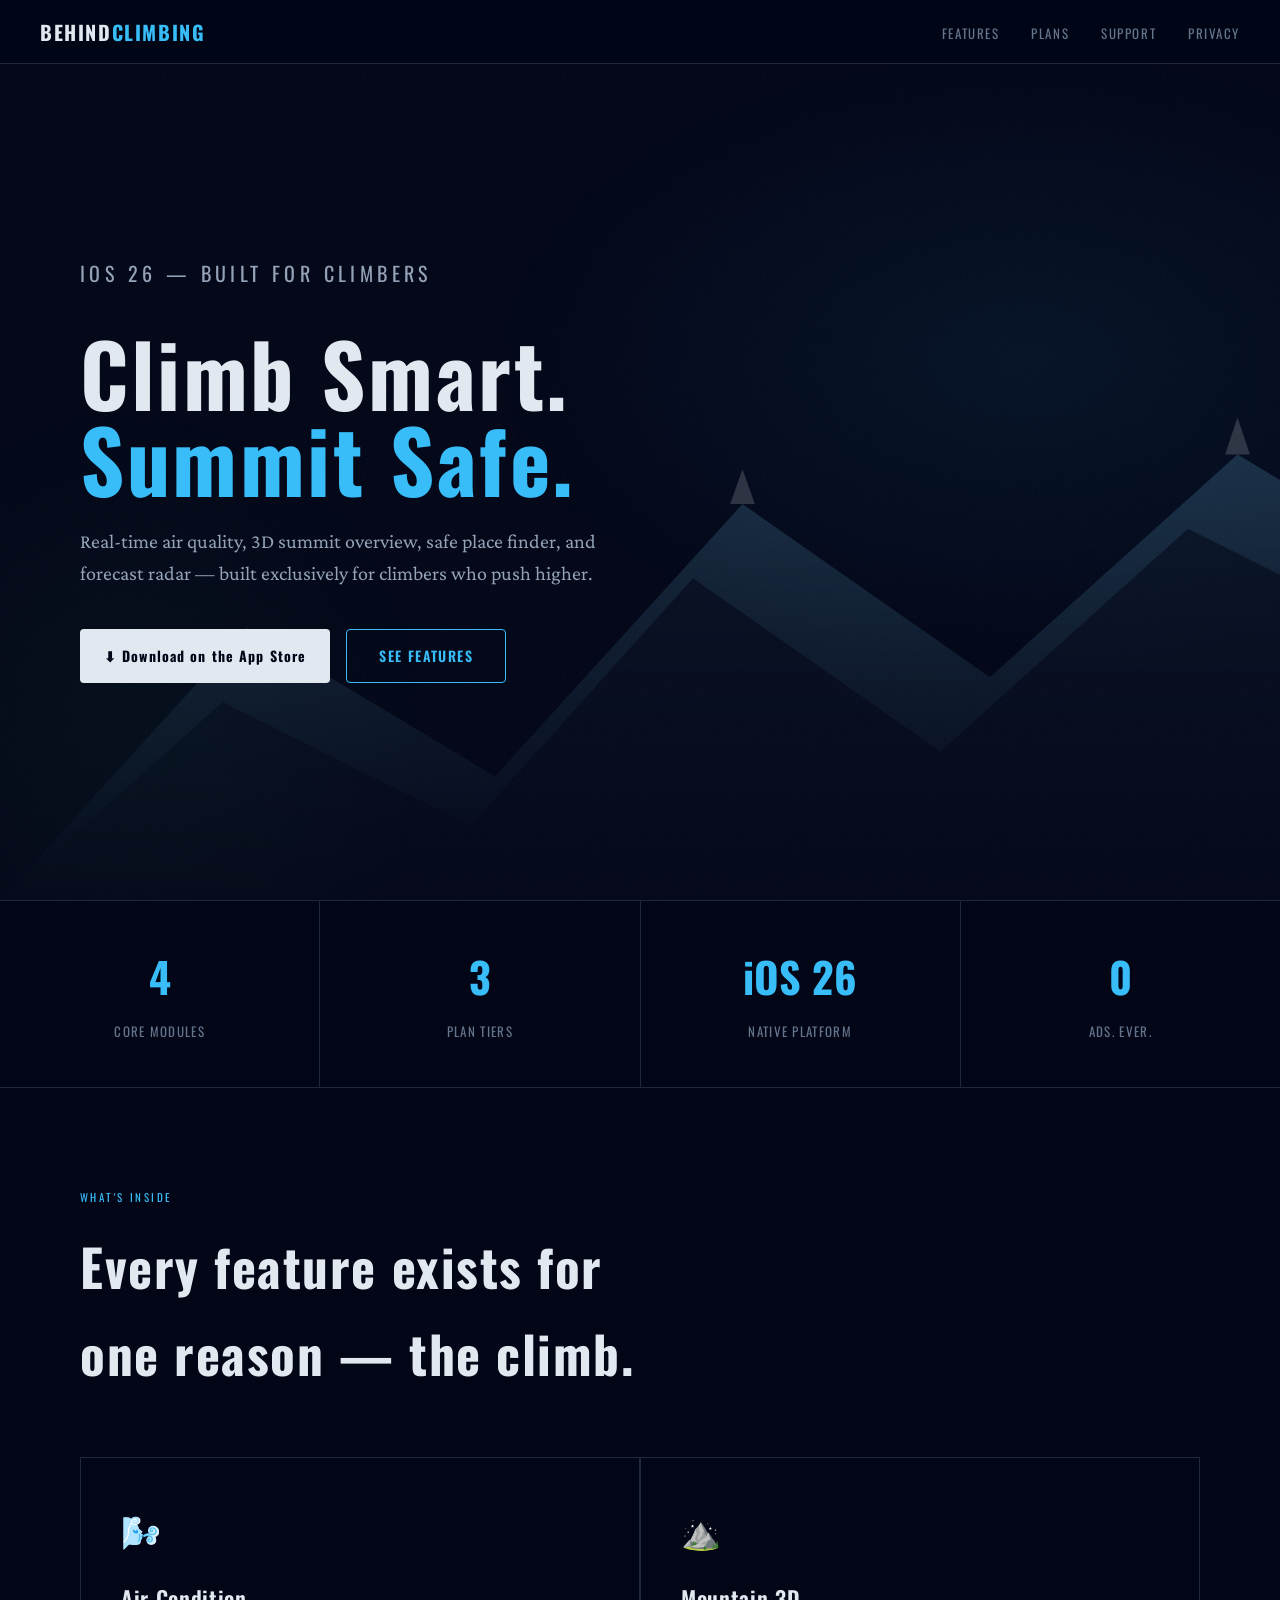
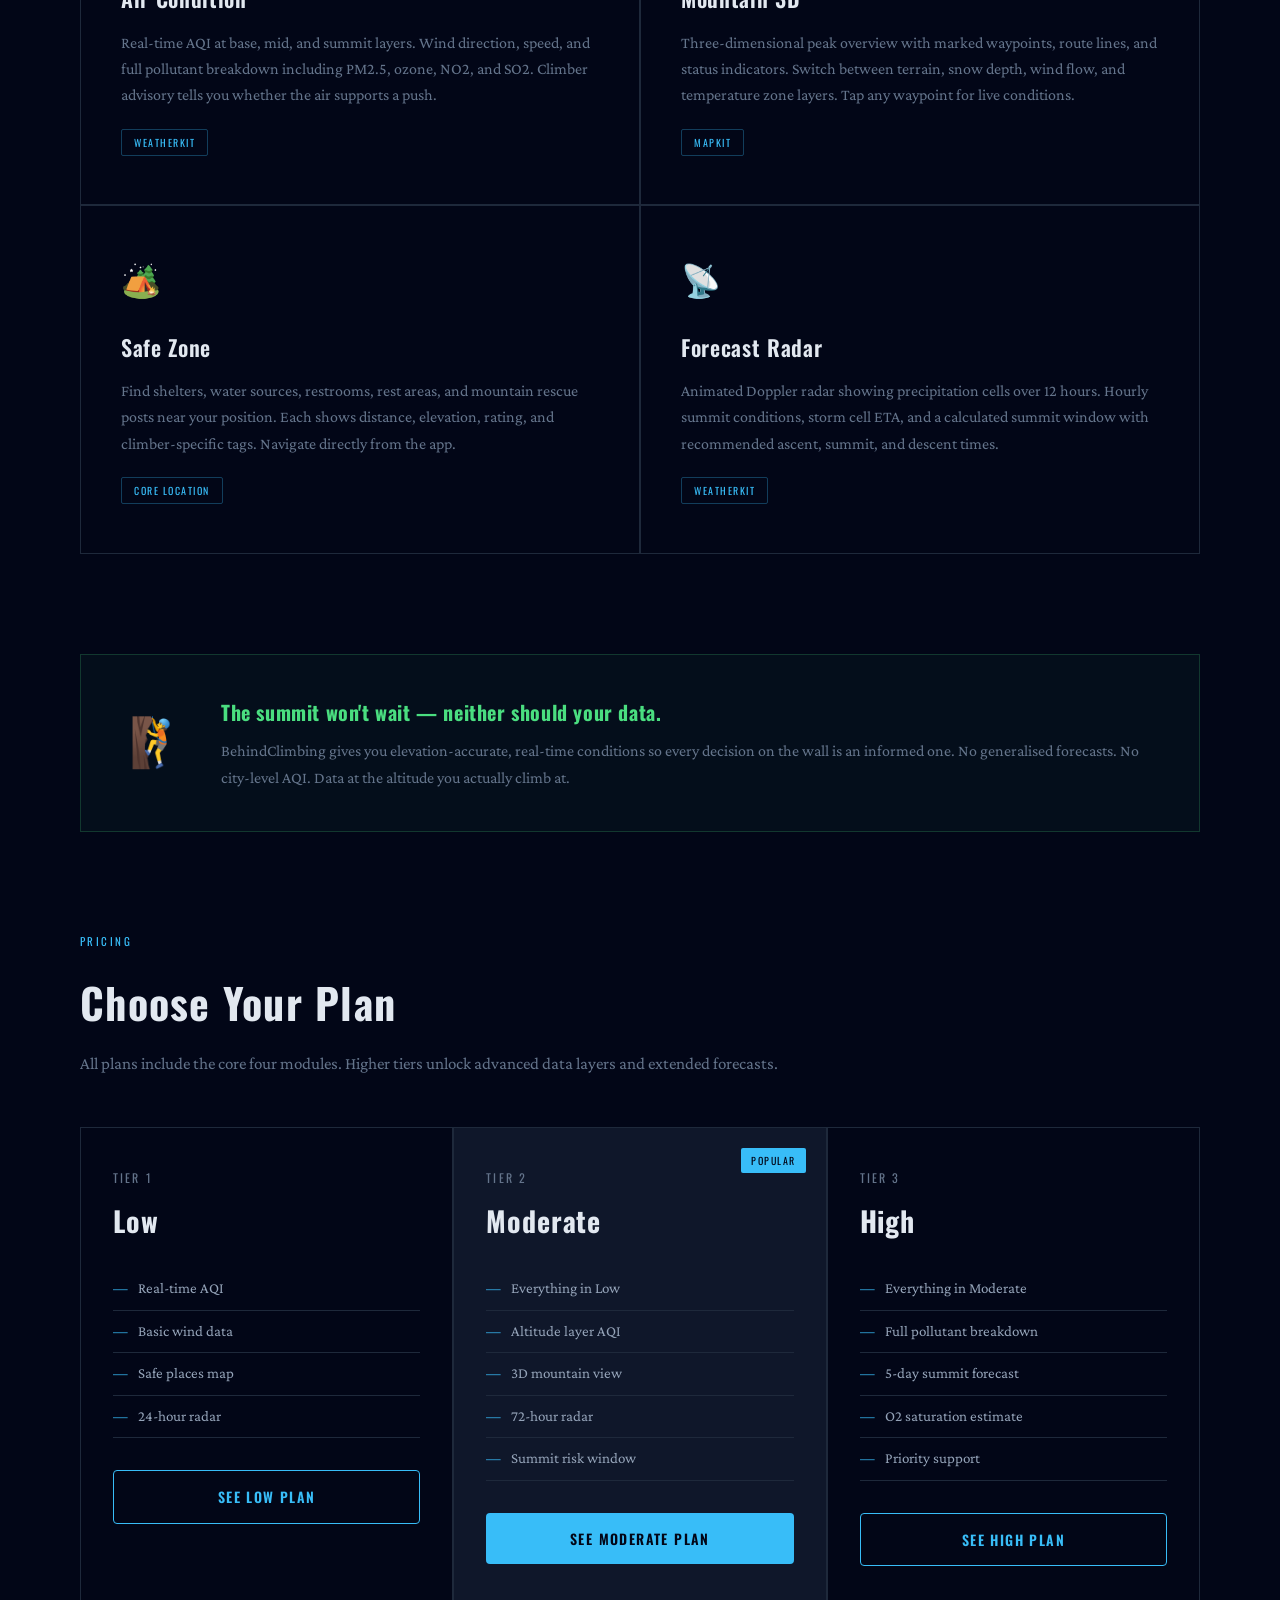
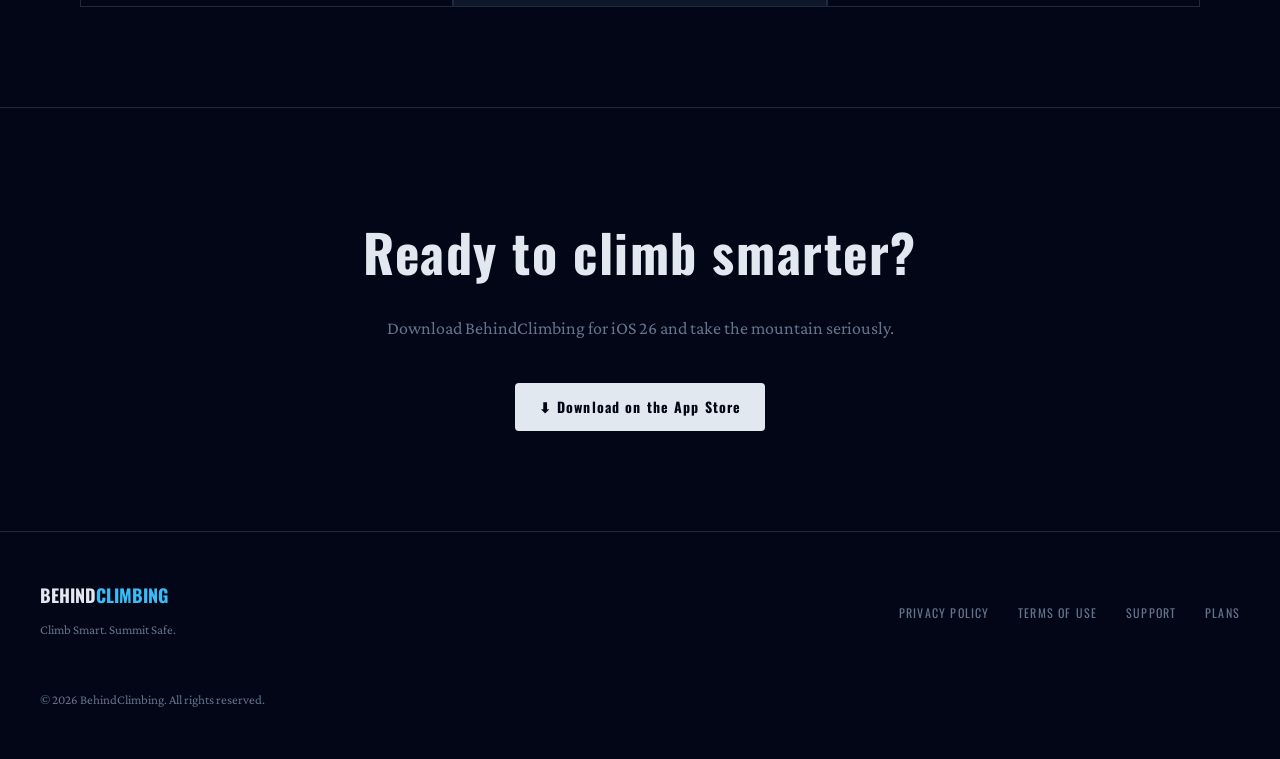
<file: index.html>
<!DOCTYPE html>
<html lang="en">
<head>
  <meta charset="UTF-8">
  <meta name="viewport" content="width=device-width, initial-scale=1.0">
  <title>BehindClimbing — Climb Smart. Summit Safe.</title>
  <meta name="description" content="Real-time air quality, 3D summit view, safe place finder, and forecast radar built exclusively for climbers.">
  <link rel="stylesheet" href="style.css">
  <style>
    /* ── Hero ── */
    .hero {
      min-height: 100vh;
      display: flex; flex-direction: column;
      justify-content: center; align-items: flex-start;
      padding: 120px 80px 80px;
      position: relative; overflow: hidden;
    }
    .hero::before {
      content: '';
      position: absolute; inset: 0; z-index: 0;
      background:
        radial-gradient(ellipse 60% 50% at 80% 40%, rgba(56,189,248,0.07) 0%, transparent 70%),
        radial-gradient(ellipse 40% 60% at 10% 80%, rgba(74,222,128,0.04) 0%, transparent 60%);
    }
    .mountain-bg {
      position: absolute; bottom: 0; left: 0; right: 0;
      height: 55%; z-index: 0; opacity: 0.18;
    }
    .hero-content { position: relative; z-index: 1; max-width: 680px; }
    .hero-eyebrow {
      font-family: 'Oswald', sans-serif;
      font-size: 12px; letter-spacing: 0.22em;
      color: var(--cyan); text-transform: uppercase;
      margin-bottom: 20px;
    }
    .hero h1 {
      font-size: clamp(48px, 7vw, 86px);
      font-weight: 700; line-height: 1.0;
      color: var(--text); margin-bottom: 24px;
    }
    .hero h1 em { color: var(--cyan); font-style: normal; }
    .hero p {
      font-size: 20px; color: var(--subtle);
      max-width: 520px; margin-bottom: 40px; line-height: 1.6;
    }
    .hero-cta { display: flex; gap: 16px; flex-wrap: wrap; }
    .appstore-badge {
      display: inline-flex; align-items: center; gap: 10px;
      background: var(--text); color: var(--black);
      padding: 12px 24px; border-radius: 4px;
      font-family: 'Oswald', sans-serif;
      font-size: 14px; font-weight: 700; letter-spacing: 0.08em;
      text-decoration: none; transition: opacity 0.2s;
    }
    .appstore-badge:hover { opacity: 0.85; text-decoration: none; color: var(--black); }

    /* ── Stats strip ── */
    .stats {
      display: flex; gap: 0;
      border-top: 1px solid var(--panel);
      border-bottom: 1px solid var(--panel);
    }
    .stat {
      flex: 1; padding: 40px;
      border-right: 1px solid var(--panel);
      text-align: center;
    }
    .stat:last-child { border-right: none; }
    .stat-num {
      font-family: 'Oswald', sans-serif;
      font-size: 42px; font-weight: 700; color: var(--cyan);
      display: block; margin-bottom: 4px;
    }
    .stat-label {
      font-size: 13px; color: var(--muted);
      font-family: 'Oswald', sans-serif; letter-spacing: 0.1em;
      text-transform: uppercase;
    }

    /* ── Features ── */
    .section { padding: 100px 80px; }
    .section-label {
      font-family: 'Oswald', sans-serif;
      font-size: 11px; letter-spacing: 0.22em;
      color: var(--cyan); text-transform: uppercase; margin-bottom: 16px;
    }
    .section h2 {
      font-size: clamp(32px, 4vw, 52px);
      font-weight: 700; color: var(--text); margin-bottom: 60px;
      max-width: 600px;
    }
    .features-grid {
      display: grid;
      grid-template-columns: repeat(2, 1fr);
      gap: 2px; background: var(--panel);
      border: 1px solid var(--panel);
    }
    .feature {
      background: var(--black);
      padding: 48px 40px;
      transition: background 0.2s;
    }
    .feature:hover { background: var(--dark); }
    .feature-icon {
      font-size: 32px; margin-bottom: 20px; display: block;
    }
    .feature h3 {
      font-size: 22px; font-weight: 600; color: var(--text);
      margin-bottom: 12px;
    }
    .feature p { font-size: 16px; color: var(--muted); line-height: 1.65; }
    .feature-tag {
      display: inline-block; margin-top: 20px;
      font-family: 'Oswald', sans-serif;
      font-size: 10px; letter-spacing: 0.15em; text-transform: uppercase;
      color: var(--cyan); border: 1px solid rgba(56,189,248,0.3);
      padding: 4px 12px; border-radius: 2px;
    }

    /* ── Advisory strip ── */
    .advisory {
      margin: 0 80px;
      border: 1px solid rgba(74,222,128,0.2);
      background: rgba(74,222,128,0.04);
      padding: 40px 48px;
      display: flex; gap: 32px; align-items: center;
    }
    .advisory-icon { font-size: 48px; flex-shrink: 0; }
    .advisory h3 {
      font-size: 20px; color: var(--green); margin-bottom: 8px;
    }
    .advisory p { font-size: 16px; color: var(--muted); }

    /* ── Plans preview ── */
    .plans { padding: 100px 80px; }
    .plans h2 { font-size: 42px; font-weight: 700; color: var(--text); margin-bottom: 12px; }
    .plans-sub { color: var(--muted); margin-bottom: 48px; font-size: 17px; }
    .plans-grid {
      display: grid; grid-template-columns: repeat(3, 1fr); gap: 2px;
      background: var(--panel);
      border: 1px solid var(--panel);
    }
    .plan {
      background: var(--black); padding: 40px 32px;
      position: relative;
    }
    .plan.featured { background: var(--dark); }
    .plan-badge {
      position: absolute; top: 20px; right: 20px;
      font-family: 'Oswald', sans-serif;
      font-size: 10px; letter-spacing: 0.15em; text-transform: uppercase;
      color: var(--black); background: var(--cyan);
      padding: 4px 10px; border-radius: 2px;
    }
    .plan-tier {
      font-family: 'Oswald', sans-serif;
      font-size: 12px; letter-spacing: 0.18em; text-transform: uppercase;
      color: var(--muted); margin-bottom: 8px;
    }
    .plan h3 { font-size: 28px; color: var(--text); margin-bottom: 24px; }
    .plan ul { list-style: none; padding: 0; margin-bottom: 32px; }
    .plan ul li {
      font-size: 15px; color: var(--subtle);
      padding: 8px 0; border-bottom: 1px solid var(--panel);
      display: flex; align-items: flex-start; gap: 10px;
    }
    .plan ul li::before { content: '—'; color: var(--cyan); flex-shrink: 0; }

    /* ── CTA band ── */
    .cta-band {
      padding: 100px 80px; text-align: center;
      border-top: 1px solid var(--panel);
    }
    .cta-band h2 { font-size: 52px; color: var(--text); margin-bottom: 16px; }
    .cta-band p { font-size: 18px; color: var(--muted); margin-bottom: 40px; }

    @media (max-width: 900px) {
      .hero { padding: 100px 24px 60px; }
      .section, .plans { padding: 60px 24px; }
      .advisory { margin: 0 24px; padding: 32px 24px; flex-direction: column; }
      .features-grid, .plans-grid { grid-template-columns: 1fr; }
      .stats { flex-direction: column; }
      .stat { border-right: none; border-bottom: 1px solid var(--panel); }
      .cta-band { padding: 60px 24px; }
      .cta-band h2 { font-size: 36px; }
    }
  </style>
</head>
<body>

<nav class="site-nav">
  <div class="logo">BEHIND<span>CLIMBING</span></div>
  <ul>
    <li><a href="#features">Features</a></li>
    <li><a href="#plans">Plans</a></li>
    <li><a href="support.html">Support</a></li>
    <li><a href="privacy-policy.html">Privacy</a></li>
  </ul>
</nav>

<!-- Hero -->
<section class="hero">
  <svg class="mountain-bg" viewBox="0 0 1440 400" preserveAspectRatio="xMidYMax slice" xmlns="http://www.w3.org/2000/svg">
    <defs>
      <linearGradient id="mg" x1="0" y1="0" x2="0" y2="1">
        <stop offset="0%" stop-color="#7dd3fc"/>
        <stop offset="100%" stop-color="#020617"/>
      </linearGradient>
    </defs>
    <polygon points="0,400 200,180 400,300 600,80 800,220 1000,40 1200,160 1440,100 1440,400" fill="url(#mg)"/>
    <polygon points="0,400 180,240 380,340 560,140 760,280 960,100 1160,200 1380,150 1440,180 1440,400" fill="#0f172a" opacity="0.7"/>
    <polygon points="590,80 600,52 610,80" fill="white" opacity="0.9"/>
    <polygon points="990,40 1000,10 1010,40" fill="white" opacity="0.9"/>
  </svg>

  <div class="hero-content">
    <p class="hero-eyebrow">iOS 26 — Built for Climbers</p>
    <h1>Climb Smart.<br><em>Summit Safe.</em></h1>
    <p>Real-time air quality, 3D summit overview, safe place finder, and forecast radar — built exclusively for climbers who push higher.</p>
    <div class="hero-cta">
      <a href="#" class="appstore-badge">&#x2B07; Download on the App Store</a>
      <a href="#features" class="btn btn-ghost">See Features</a>
    </div>
  </div>
</section>

<!-- Stats -->
<div class="stats">
  <div class="stat"><span class="stat-num">4</span><span class="stat-label">Core Modules</span></div>
  <div class="stat"><span class="stat-num">3</span><span class="stat-label">Plan Tiers</span></div>
  <div class="stat"><span class="stat-num">iOS 26</span><span class="stat-label">Native Platform</span></div>
  <div class="stat"><span class="stat-num">0</span><span class="stat-label">Ads. Ever.</span></div>
</div>

<!-- Features -->
<section class="section" id="features">
  <p class="section-label">What's Inside</p>
  <h2>Every feature exists for one reason — the climb.</h2>
  <div class="features-grid">
    <div class="feature">
      <span class="feature-icon">🌬️</span>
      <h3>Air Condition</h3>
      <p>Real-time AQI at base, mid, and summit layers. Wind direction, speed, and full pollutant breakdown including PM2.5, ozone, NO2, and SO2. Climber advisory tells you whether the air supports a push.</p>
      <span class="feature-tag">WeatherKit</span>
    </div>
    <div class="feature">
      <span class="feature-icon">⛰️</span>
      <h3>Mountain 3D</h3>
      <p>Three-dimensional peak overview with marked waypoints, route lines, and status indicators. Switch between terrain, snow depth, wind flow, and temperature zone layers. Tap any waypoint for live conditions.</p>
      <span class="feature-tag">MapKit</span>
    </div>
    <div class="feature">
      <span class="feature-icon">🏕️</span>
      <h3>Safe Zone</h3>
      <p>Find shelters, water sources, restrooms, rest areas, and mountain rescue posts near your position. Each shows distance, elevation, rating, and climber-specific tags. Navigate directly from the app.</p>
      <span class="feature-tag">Core Location</span>
    </div>
    <div class="feature">
      <span class="feature-icon">📡</span>
      <h3>Forecast Radar</h3>
      <p>Animated Doppler radar showing precipitation cells over 12 hours. Hourly summit conditions, storm cell ETA, and a calculated summit window with recommended ascent, summit, and descent times.</p>
      <span class="feature-tag">WeatherKit</span>
    </div>
  </div>
</section>

<!-- Advisory -->
<div class="advisory">
  <div class="advisory-icon">🧗</div>
  <div>
    <h3>The summit won't wait — neither should your data.</h3>
    <p>BehindClimbing gives you elevation-accurate, real-time conditions so every decision on the wall is an informed one. No generalised forecasts. No city-level AQI. Data at the altitude you actually climb at.</p>
  </div>
</div>

<!-- Plans -->
<section class="plans" id="plans">
  <p class="section-label">Pricing</p>
  <h2>Choose Your Plan</h2>
  <p class="plans-sub">All plans include the core four modules. Higher tiers unlock advanced data layers and extended forecasts.</p>
  <div class="plans-grid">
    <div class="plan">
      <p class="plan-tier">Tier 1</p>
      <h3>Low</h3>
      <ul>
        <li>Real-time AQI</li>
        <li>Basic wind data</li>
        <li>Safe places map</li>
        <li>24-hour radar</li>
      </ul>
      <a href="marketing.html#plans" class="btn btn-ghost" style="width:100%;justify-content:center;">See Low Plan</a>
    </div>
    <div class="plan featured">
      <span class="plan-badge">Popular</span>
      <p class="plan-tier">Tier 2</p>
      <h3>Moderate</h3>
      <ul>
        <li>Everything in Low</li>
        <li>Altitude layer AQI</li>
        <li>3D mountain view</li>
        <li>72-hour radar</li>
        <li>Summit risk window</li>
      </ul>
      <a href="marketing.html#plans" class="btn btn-primary" style="width:100%;justify-content:center;">See Moderate Plan</a>
    </div>
    <div class="plan">
      <p class="plan-tier">Tier 3</p>
      <h3>High</h3>
      <ul>
        <li>Everything in Moderate</li>
        <li>Full pollutant breakdown</li>
        <li>5-day summit forecast</li>
        <li>O2 saturation estimate</li>
        <li>Priority support</li>
      </ul>
      <a href="marketing.html#plans" class="btn btn-ghost" style="width:100%;justify-content:center;">See High Plan</a>
    </div>
  </div>
</section>

<!-- CTA -->
<div class="cta-band">
  <h2>Ready to climb smarter?</h2>
  <p>Download BehindClimbing for iOS 26 and take the mountain seriously.</p>
  <a href="#" class="appstore-badge">&#x2B07; Download on the App Store</a>
</div>

<footer class="site-footer">
  <div>
    <div class="logo">BEHIND<span>CLIMBING</span></div>
    <p style="margin-top:8px;">Climb Smart. Summit Safe.</p>
  </div>
  <nav>
    <a href="privacy-policy.html">Privacy Policy</a>
    <a href="terms-of-use.html">Terms of Use</a>
    <a href="support.html">Support</a>
    <a href="marketing.html">Plans</a>
  </nav>
  <p style="width:100%;margin-top:24px;font-size:13px;color:var(--muted);">&copy; 2026 BehindClimbing. All rights reserved.</p>
</footer>

</body>
</html>
</file>
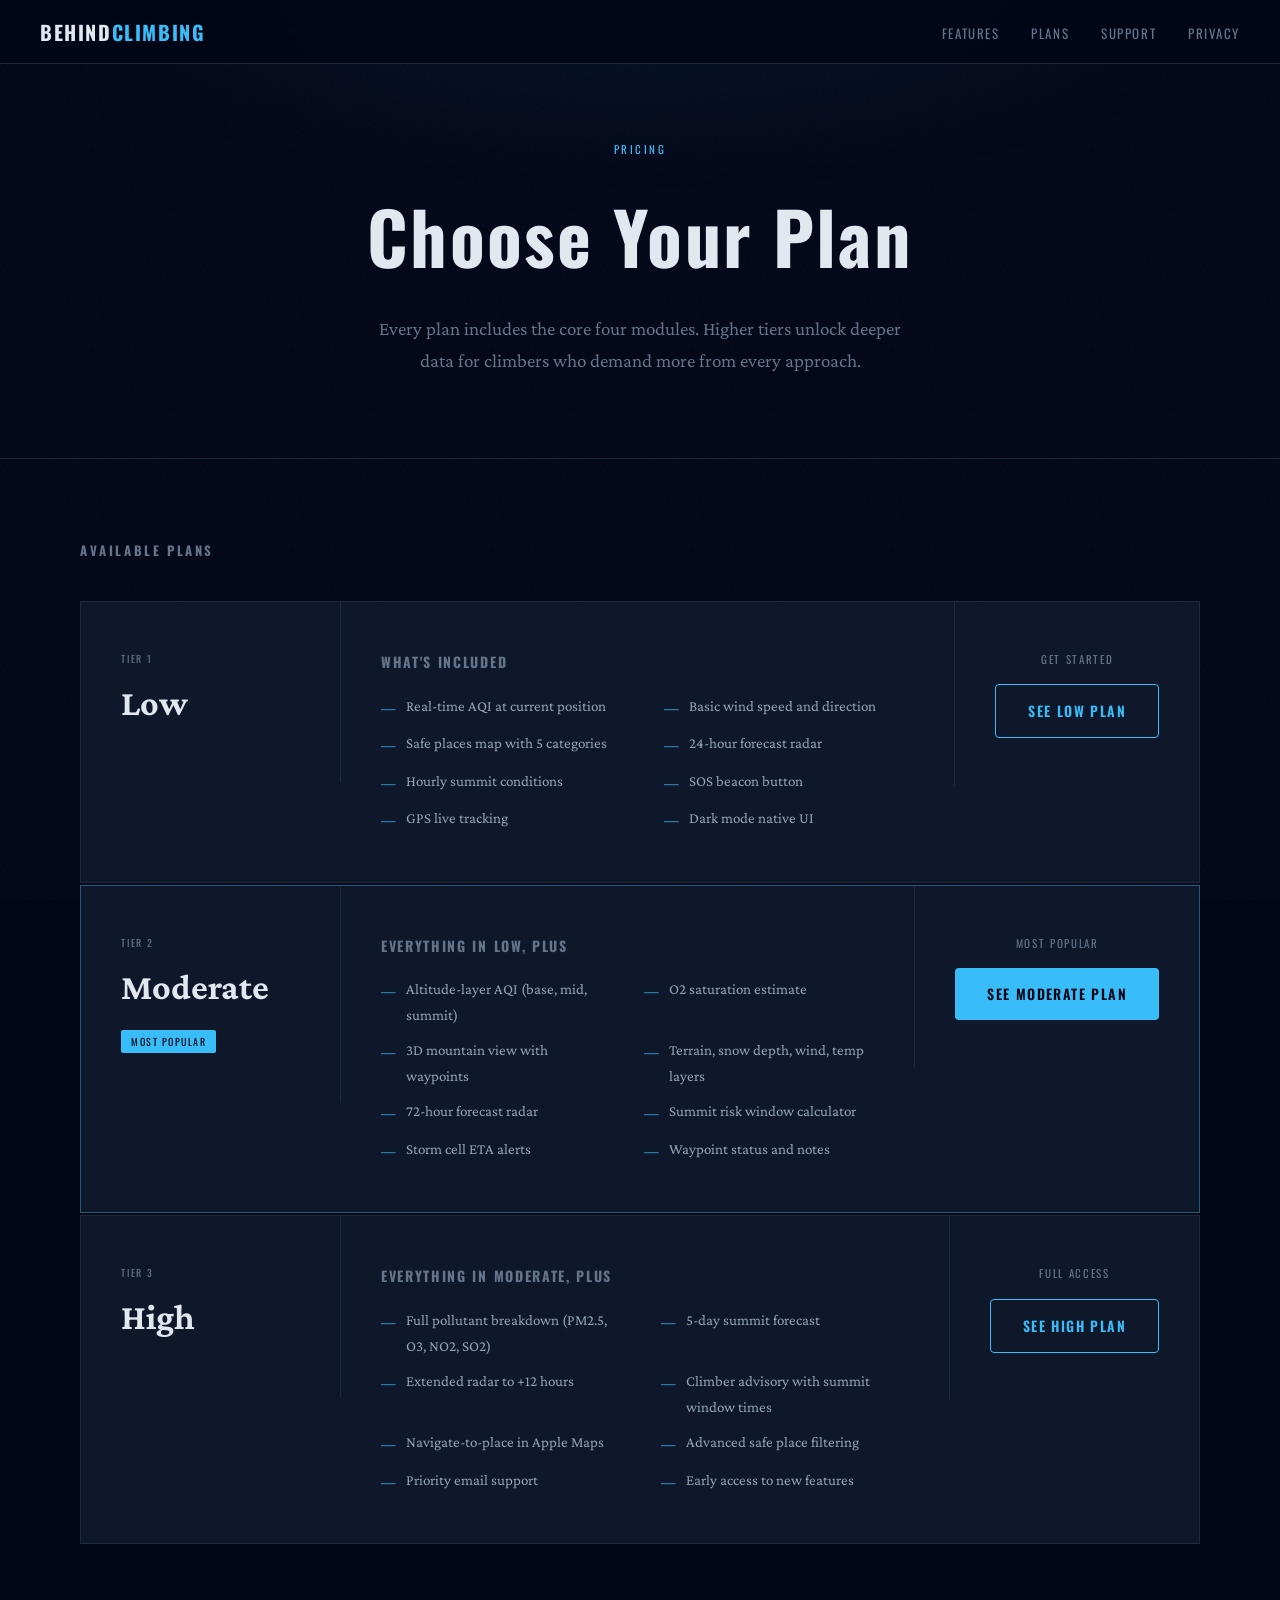
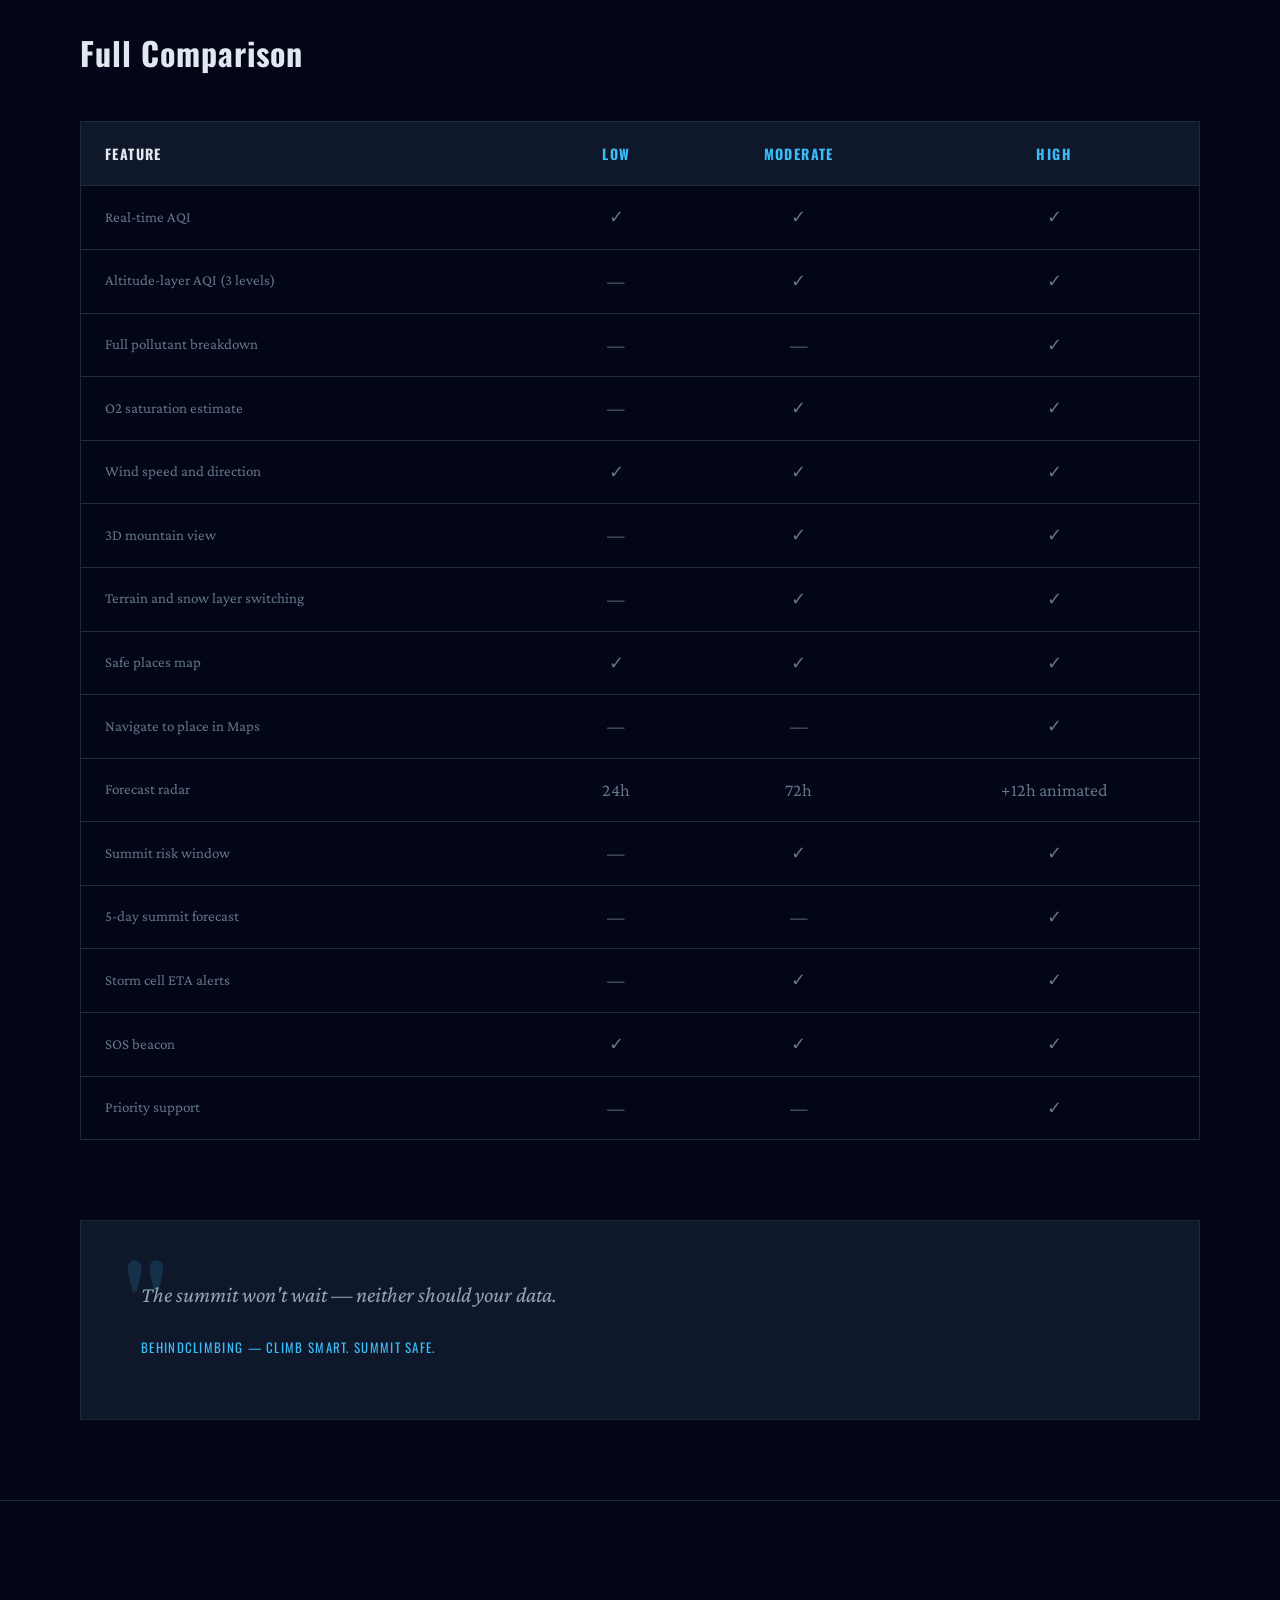
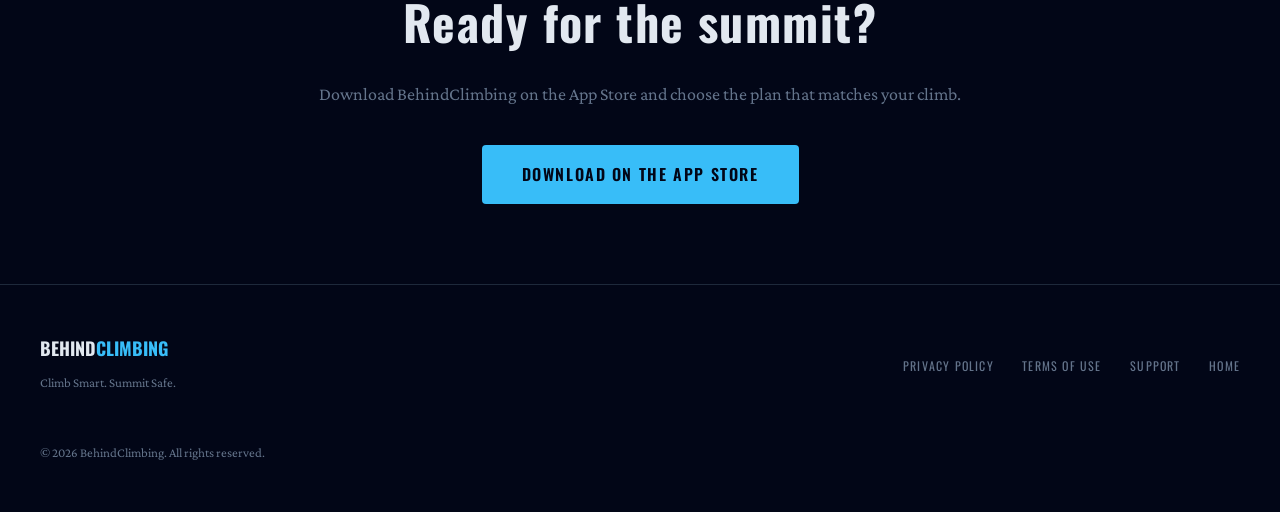
<file: marketing.html>
<!DOCTYPE html>
<html lang="en">
<head>
  <meta charset="UTF-8">
  <meta name="viewport" content="width=device-width, initial-scale=1.0">
  <title>Plans — BehindClimbing</title>
  <meta name="description" content="Choose the BehindClimbing plan that fits your climb. Low, Moderate, and High tiers for every alpinist.">
  <link rel="stylesheet" href="style.css">
  <style>
    /* ── Hero ── */
    .mkt-hero {
      padding: 140px 80px 80px;
      text-align: center;
      border-bottom: 1px solid var(--panel);
      position: relative; overflow: hidden;
    }
    .mkt-hero::before {
      content: '';
      position: absolute; inset: 0; z-index: 0;
      background: radial-gradient(ellipse 70% 60% at 50% 0%, rgba(56,189,248,0.07) 0%, transparent 70%);
    }
    .mkt-hero > * { position: relative; z-index: 1; }
    .mkt-hero .eyebrow {
      font-family: 'Oswald', sans-serif;
      font-size: 11px; letter-spacing: 0.22em; text-transform: uppercase;
      color: var(--cyan); margin-bottom: 16px;
    }
    .mkt-hero h1 { font-size: clamp(40px, 6vw, 72px); margin-bottom: 16px; }
    .mkt-hero p { font-size: 19px; color: var(--muted); max-width: 540px; margin: 0 auto; }

    /* ── Plans ── */
    .plans-section { padding: 80px; }
    .plans-section h2 {
      font-size: 13px; letter-spacing: 0.2em; text-transform: uppercase;
      color: var(--muted); margin-bottom: 40px; font-family: 'Oswald', sans-serif;
    }

    .plan-card {
      border: 1px solid var(--panel); margin-bottom: 2px;
      background: var(--dark);
      display: grid; grid-template-columns: 260px 1fr auto;
      align-items: start; gap: 0;
      transition: border-color 0.2s;
    }
    .plan-card:hover { border-color: var(--cyan); }
    .plan-card.featured { border-color: rgba(56,189,248,0.4); }

    .plan-left {
      padding: 48px 40px;
      border-right: 1px solid var(--panel);
    }
    .plan-tier-tag {
      font-family: 'Oswald', sans-serif;
      font-size: 10px; letter-spacing: 0.18em; text-transform: uppercase;
      color: var(--muted); margin-bottom: 6px;
    }
    .plan-name { font-size: 36px; font-weight: 700; color: var(--text); }
    .plan-badge-pop {
      display: inline-block; margin-top: 12px;
      font-family: 'Oswald', sans-serif;
      font-size: 10px; letter-spacing: 0.15em; text-transform: uppercase;
      color: var(--black); background: var(--cyan);
      padding: 3px 10px; border-radius: 2px;
    }

    .plan-middle { padding: 48px 40px; }
    .plan-middle h3 {
      font-size: 14px; letter-spacing: 0.12em; text-transform: uppercase;
      color: var(--muted); margin-bottom: 20px; font-family: 'Oswald', sans-serif;
    }
    .plan-features {
      display: grid; grid-template-columns: 1fr 1fr; gap: 10px 32px;
      list-style: none; padding: 0;
    }
    .plan-features li {
      font-size: 15px; color: var(--subtle);
      display: flex; align-items: flex-start; gap: 10px;
    }
    .plan-features li::before { content: '—'; color: var(--cyan); flex-shrink: 0; margin-top: 2px; }

    .plan-right {
      padding: 48px 40px;
      border-left: 1px solid var(--panel);
      display: flex; flex-direction: column;
      align-items: center; justify-content: center;
      text-align: center; min-width: 200px;
    }
    .plan-cta-label {
      font-family: 'Oswald', sans-serif;
      font-size: 11px; letter-spacing: 0.15em; text-transform: uppercase;
      color: var(--muted); margin-bottom: 16px;
    }

    /* ── Comparison table ── */
    .compare-section { padding: 0 80px 80px; }
    .compare-section h2 {
      font-size: 32px; color: var(--text); margin-bottom: 40px;
    }
    .compare-table {
      width: 100%; border-collapse: collapse;
      border: 1px solid var(--panel);
    }
    .compare-table th {
      font-family: 'Oswald', sans-serif;
      font-size: 14px; letter-spacing: 0.1em; text-transform: uppercase;
      padding: 20px 24px; text-align: left;
      background: var(--dark); color: var(--text);
      border-bottom: 1px solid var(--panel);
    }
    .compare-table th:not(:first-child) { text-align: center; color: var(--cyan); }
    .compare-table td {
      padding: 16px 24px; font-size: 15px; color: var(--muted);
      border-bottom: 1px solid var(--panel);
    }
    .compare-table td:not(:first-child) { text-align: center; font-size: 18px; }
    .compare-table tr:last-child td { border-bottom: none; }
    .compare-table tr:hover td { background: var(--dark); }
    .check { color: var(--green); }
    .cross { color: var(--panel); }

    /* ── Testimonial ── */
    .testimonial-band {
      margin: 0 80px 80px;
      border: 1px solid var(--panel);
      padding: 56px 60px;
      background: var(--dark);
      position: relative;
    }
    .testimonial-band::before {
      content: '"';
      position: absolute; top: 20px; left: 40px;
      font-family: 'Crimson Pro', serif;
      font-size: 120px; color: var(--cyan); opacity: 0.15;
      line-height: 1;
    }
    .testimonial-band blockquote {
      font-size: 22px; color: var(--subtle);
      font-style: italic; line-height: 1.6;
      max-width: 680px; position: relative; z-index: 1;
      margin-bottom: 20px;
    }
    .testimonial-band cite {
      font-family: 'Oswald', sans-serif;
      font-size: 13px; letter-spacing: 0.1em; text-transform: uppercase;
      color: var(--cyan); font-style: normal;
    }

    /* ── CTA ── */
    .mkt-cta {
      padding: 80px; text-align: center;
      border-top: 1px solid var(--panel);
    }
    .mkt-cta h2 { font-size: 48px; margin-bottom: 16px; }
    .mkt-cta p { font-size: 18px; color: var(--muted); margin-bottom: 36px; }

    @media (max-width: 960px) {
      .mkt-hero, .plans-section, .compare-section, .mkt-cta { padding-left: 24px; padding-right: 24px; }
      .testimonial-band { margin: 0 24px 60px; padding: 36px 28px; }
      .plan-card { grid-template-columns: 1fr; }
      .plan-left, .plan-right { border: none; border-bottom: 1px solid var(--panel); }
      .plan-features { grid-template-columns: 1fr; }
      .compare-table { font-size: 13px; }
      .compare-table th, .compare-table td { padding: 12px 14px; }
    }
  </style>
</head>
<body>

<nav class="site-nav">
  <a href="index.html" class="logo">BEHIND<span>CLIMBING</span></a>
  <ul>
    <li><a href="index.html#features">Features</a></li>
    <li><a href="marketing.html#plans">Plans</a></li>
    <li><a href="support.html">Support</a></li>
    <li><a href="privacy-policy.html">Privacy</a></li>
  </ul>
</nav>

<!-- Hero -->
<div class="mkt-hero">
  <p class="eyebrow">Pricing</p>
  <h1>Choose Your Plan</h1>
  <p>Every plan includes the core four modules. Higher tiers unlock deeper data for climbers who demand more from every approach.</p>
</div>

<!-- Plan Cards -->
<div class="plans-section" id="plans">
  <h2>Available Plans</h2>

  <!-- Low -->
  <div class="plan-card" id="low-plan">
    <div class="plan-left">
      <p class="plan-tier-tag">Tier 1</p>
      <p class="plan-name">Low</p>
    </div>
    <div class="plan-middle">
      <h3>What's Included</h3>
      <ul class="plan-features">
        <li>Real-time AQI at current position</li>
        <li>Basic wind speed and direction</li>
        <li>Safe places map with 5 categories</li>
        <li>24-hour forecast radar</li>
        <li>Hourly summit conditions</li>
        <li>SOS beacon button</li>
        <li>GPS live tracking</li>
        <li>Dark mode native UI</li>
      </ul>
    </div>
    <div class="plan-right">
      <p class="plan-cta-label">Get Started</p>
      <a href="#" class="btn btn-ghost">See Low Plan</a>
    </div>
  </div>

  <!-- Moderate -->
  <div class="plan-card featured" id="moderate-plan">
    <div class="plan-left">
      <p class="plan-tier-tag">Tier 2</p>
      <p class="plan-name">Moderate</p>
      <span class="plan-badge-pop">Most Popular</span>
    </div>
    <div class="plan-middle">
      <h3>Everything in Low, plus</h3>
      <ul class="plan-features">
        <li>Altitude-layer AQI (base, mid, summit)</li>
        <li>O2 saturation estimate</li>
        <li>3D mountain view with waypoints</li>
        <li>Terrain, snow depth, wind, temp layers</li>
        <li>72-hour forecast radar</li>
        <li>Summit risk window calculator</li>
        <li>Storm cell ETA alerts</li>
        <li>Waypoint status and notes</li>
      </ul>
    </div>
    <div class="plan-right">
      <p class="plan-cta-label">Most Popular</p>
      <a href="#" class="btn btn-primary">See Moderate Plan</a>
    </div>
  </div>

  <!-- High -->
  <div class="plan-card" id="high-plan">
    <div class="plan-left">
      <p class="plan-tier-tag">Tier 3</p>
      <p class="plan-name">High</p>
    </div>
    <div class="plan-middle">
      <h3>Everything in Moderate, plus</h3>
      <ul class="plan-features">
        <li>Full pollutant breakdown (PM2.5, O3, NO2, SO2)</li>
        <li>5-day summit forecast</li>
        <li>Extended radar to +12 hours</li>
        <li>Climber advisory with summit window times</li>
        <li>Navigate-to-place in Apple Maps</li>
        <li>Advanced safe place filtering</li>
        <li>Priority email support</li>
        <li>Early access to new features</li>
      </ul>
    </div>
    <div class="plan-right">
      <p class="plan-cta-label">Full Access</p>
      <a href="#" class="btn btn-ghost">See High Plan</a>
    </div>
  </div>
</div>

<!-- Comparison Table -->
<div class="compare-section">
  <h2>Full Comparison</h2>
  <table class="compare-table">
    <thead>
      <tr>
        <th>Feature</th>
        <th>Low</th>
        <th>Moderate</th>
        <th>High</th>
      </tr>
    </thead>
    <tbody>
      <tr><td>Real-time AQI</td><td class="check">✓</td><td class="check">✓</td><td class="check">✓</td></tr>
      <tr><td>Altitude-layer AQI (3 levels)</td><td class="cross">—</td><td class="check">✓</td><td class="check">✓</td></tr>
      <tr><td>Full pollutant breakdown</td><td class="cross">—</td><td class="cross">—</td><td class="check">✓</td></tr>
      <tr><td>O2 saturation estimate</td><td class="cross">—</td><td class="check">✓</td><td class="check">✓</td></tr>
      <tr><td>Wind speed and direction</td><td class="check">✓</td><td class="check">✓</td><td class="check">✓</td></tr>
      <tr><td>3D mountain view</td><td class="cross">—</td><td class="check">✓</td><td class="check">✓</td></tr>
      <tr><td>Terrain and snow layer switching</td><td class="cross">—</td><td class="check">✓</td><td class="check">✓</td></tr>
      <tr><td>Safe places map</td><td class="check">✓</td><td class="check">✓</td><td class="check">✓</td></tr>
      <tr><td>Navigate to place in Maps</td><td class="cross">—</td><td class="cross">—</td><td class="check">✓</td></tr>
      <tr><td>Forecast radar</td><td>24h</td><td>72h</td><td>+12h animated</td></tr>
      <tr><td>Summit risk window</td><td class="cross">—</td><td class="check">✓</td><td class="check">✓</td></tr>
      <tr><td>5-day summit forecast</td><td class="cross">—</td><td class="cross">—</td><td class="check">✓</td></tr>
      <tr><td>Storm cell ETA alerts</td><td class="cross">—</td><td class="check">✓</td><td class="check">✓</td></tr>
      <tr><td>SOS beacon</td><td class="check">✓</td><td class="check">✓</td><td class="check">✓</td></tr>
      <tr><td>Priority support</td><td class="cross">—</td><td class="cross">—</td><td class="check">✓</td></tr>
    </tbody>
  </table>
</div>

<!-- Testimonial -->
<div class="testimonial-band">
  <blockquote>The summit won't wait — neither should your data.</blockquote>
  <cite>BehindClimbing — Climb Smart. Summit Safe.</cite>
</div>

<!-- CTA -->
<div class="mkt-cta">
  <h2>Ready for the summit?</h2>
  <p>Download BehindClimbing on the App Store and choose the plan that matches your climb.</p>
  <a href="#" class="btn btn-primary" style="font-size:16px;padding:16px 40px;">Download on the App Store</a>
</div>

<footer class="site-footer">
  <div>
    <div class="logo">BEHIND<span>CLIMBING</span></div>
    <p style="margin-top:8px;">Climb Smart. Summit Safe.</p>
  </div>
  <nav>
    <a href="privacy-policy.html">Privacy Policy</a>
    <a href="terms-of-use.html">Terms of Use</a>
    <a href="support.html">Support</a>
    <a href="index.html">Home</a>
  </nav>
  <p style="width:100%;margin-top:24px;font-size:13px;color:var(--muted);">&copy; 2026 BehindClimbing. All rights reserved.</p>
</footer>

</body>
</html>
</file>
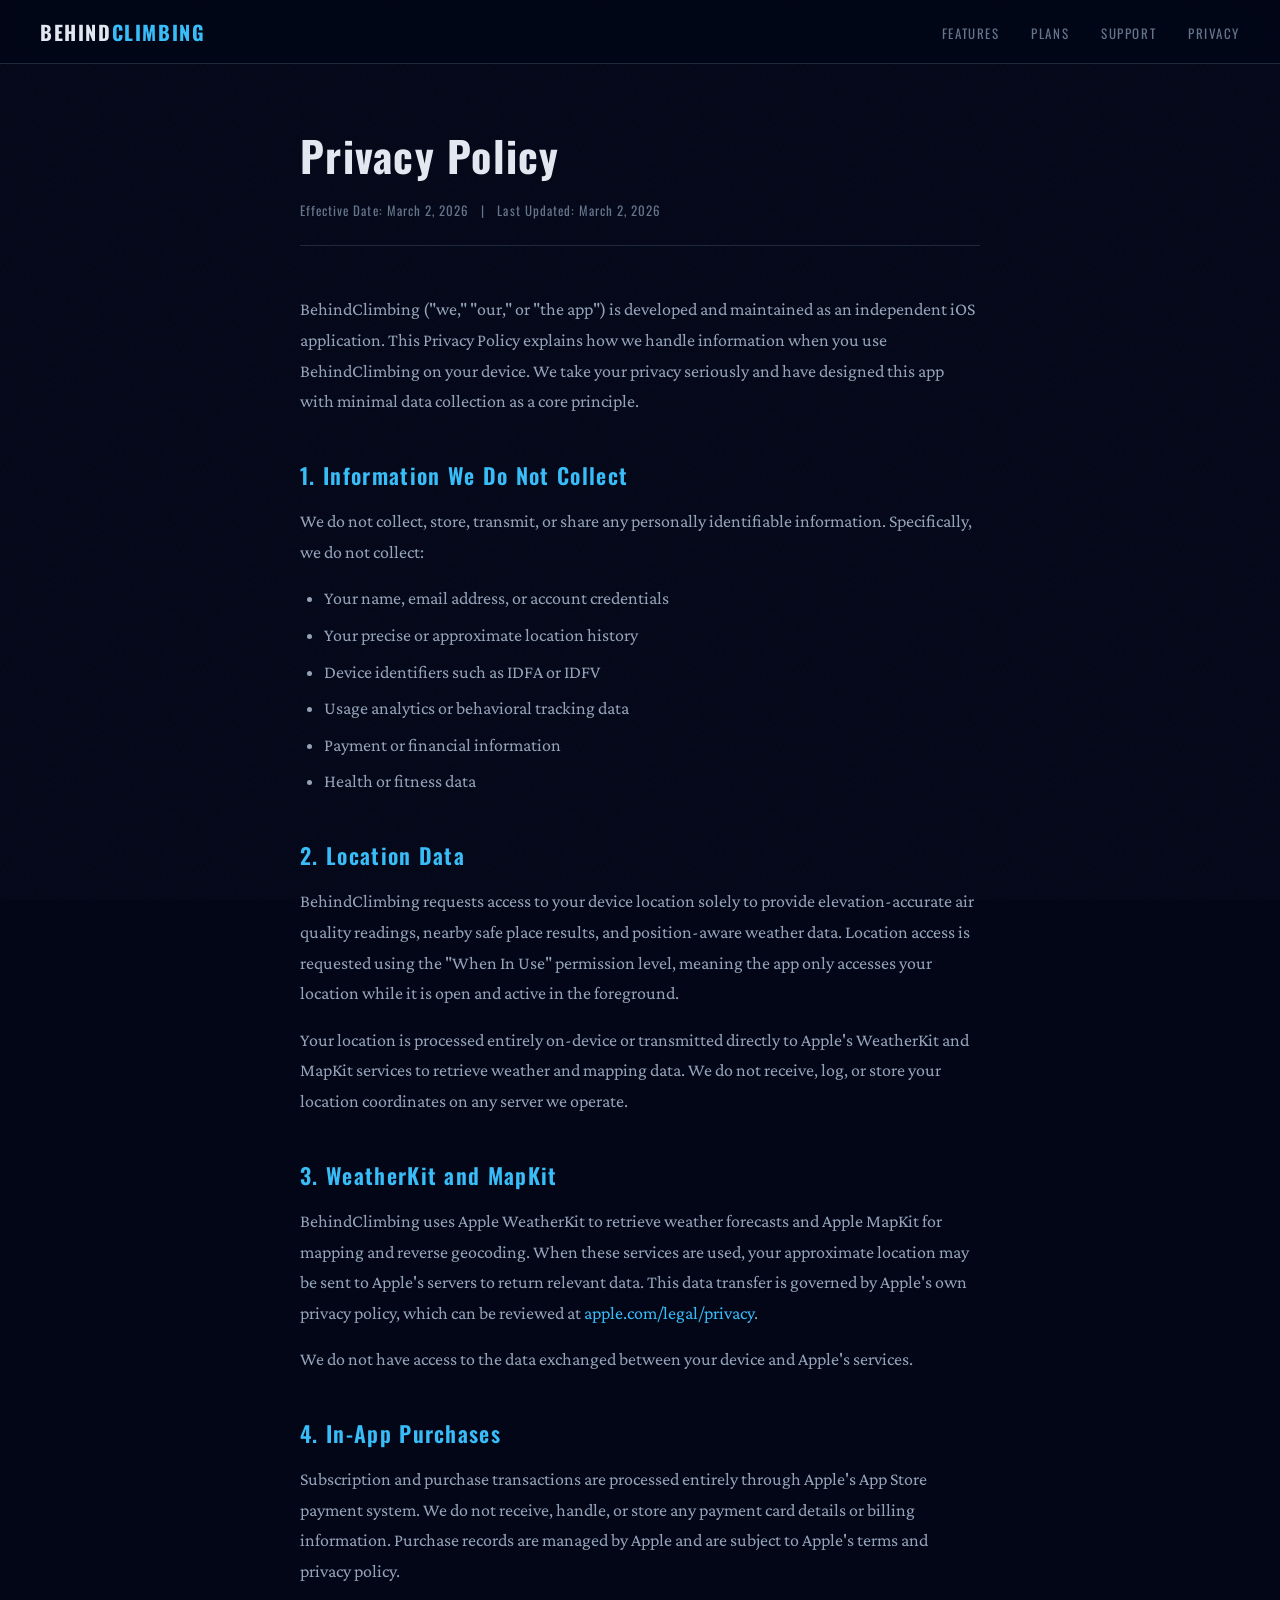
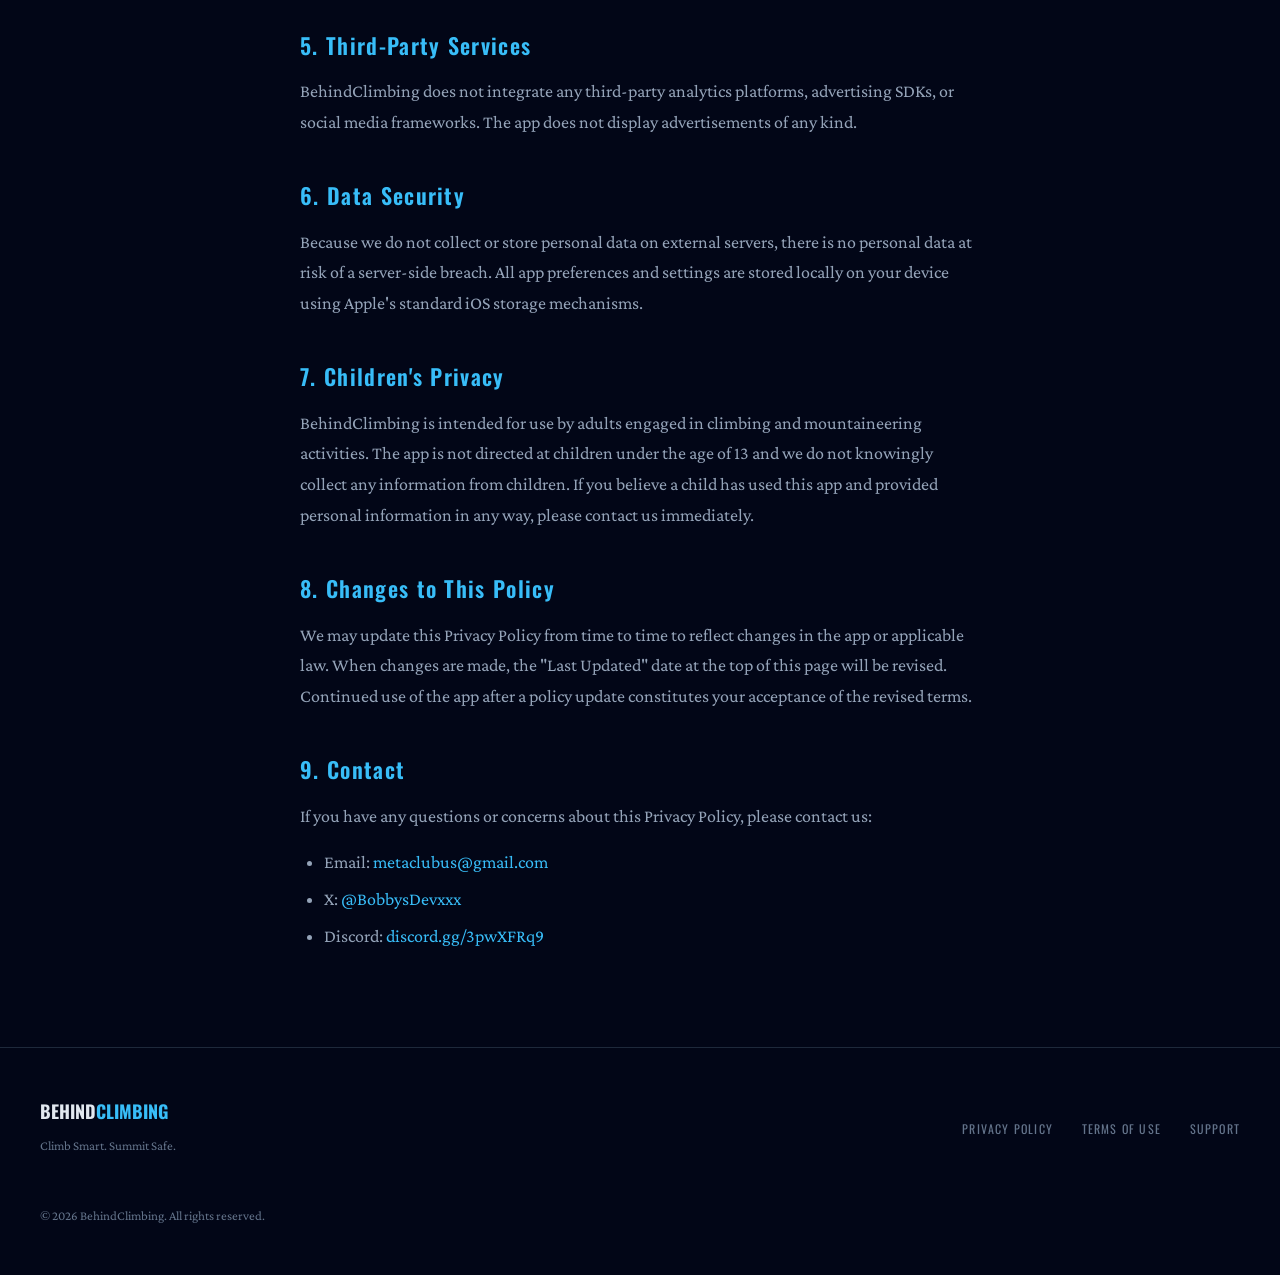
<file: privacy-policy.html>
<!DOCTYPE html>
<html lang="en">
<head>
  <meta charset="UTF-8">
  <meta name="viewport" content="width=device-width, initial-scale=1.0">
  <title>Privacy Policy — BehindClimbing</title>
  <meta name="description" content="Privacy Policy for the BehindClimbing iOS application.">
  <link rel="stylesheet" href="style.css">
</head>
<body>

<nav class="site-nav">
  <a href="index.html" class="logo">BEHIND<span>CLIMBING</span></a>
  <ul>
    <li><a href="index.html#features">Features</a></li>
    <li><a href="index.html#plans">Plans</a></li>
    <li><a href="support.html">Support</a></li>
    <li><a href="privacy-policy.html">Privacy</a></li>
  </ul>
</nav>

<main class="doc-page">
  <h1>Privacy Policy</h1>
  <p class="doc-meta">Effective Date: March 2, 2026 &nbsp;&nbsp;|&nbsp;&nbsp; Last Updated: March 2, 2026</p>

  <p>BehindClimbing ("we," "our," or "the app") is developed and maintained as an independent iOS application. This Privacy Policy explains how we handle information when you use BehindClimbing on your device. We take your privacy seriously and have designed this app with minimal data collection as a core principle.</p>

  <h2>1. Information We Do Not Collect</h2>
  <p>We do not collect, store, transmit, or share any personally identifiable information. Specifically, we do not collect:</p>
  <ul>
    <li>Your name, email address, or account credentials</li>
    <li>Your precise or approximate location history</li>
    <li>Device identifiers such as IDFA or IDFV</li>
    <li>Usage analytics or behavioral tracking data</li>
    <li>Payment or financial information</li>
    <li>Health or fitness data</li>
  </ul>

  <h2>2. Location Data</h2>
  <p>BehindClimbing requests access to your device location solely to provide elevation-accurate air quality readings, nearby safe place results, and position-aware weather data. Location access is requested using the "When In Use" permission level, meaning the app only accesses your location while it is open and active in the foreground.</p>
  <p>Your location is processed entirely on-device or transmitted directly to Apple's WeatherKit and MapKit services to retrieve weather and mapping data. We do not receive, log, or store your location coordinates on any server we operate.</p>

  <h2>3. WeatherKit and MapKit</h2>
  <p>BehindClimbing uses Apple WeatherKit to retrieve weather forecasts and Apple MapKit for mapping and reverse geocoding. When these services are used, your approximate location may be sent to Apple's servers to return relevant data. This data transfer is governed by Apple's own privacy policy, which can be reviewed at <a href="https://www.apple.com/legal/privacy/" target="_blank">apple.com/legal/privacy</a>.</p>
  <p>We do not have access to the data exchanged between your device and Apple's services.</p>

  <h2>4. In-App Purchases</h2>
  <p>Subscription and purchase transactions are processed entirely through Apple's App Store payment system. We do not receive, handle, or store any payment card details or billing information. Purchase records are managed by Apple and are subject to Apple's terms and privacy policy.</p>

  <h2>5. Third-Party Services</h2>
  <p>BehindClimbing does not integrate any third-party analytics platforms, advertising SDKs, or social media frameworks. The app does not display advertisements of any kind.</p>

  <h2>6. Data Security</h2>
  <p>Because we do not collect or store personal data on external servers, there is no personal data at risk of a server-side breach. All app preferences and settings are stored locally on your device using Apple's standard iOS storage mechanisms.</p>

  <h2>7. Children's Privacy</h2>
  <p>BehindClimbing is intended for use by adults engaged in climbing and mountaineering activities. The app is not directed at children under the age of 13 and we do not knowingly collect any information from children. If you believe a child has used this app and provided personal information in any way, please contact us immediately.</p>

  <h2>8. Changes to This Policy</h2>
  <p>We may update this Privacy Policy from time to time to reflect changes in the app or applicable law. When changes are made, the "Last Updated" date at the top of this page will be revised. Continued use of the app after a policy update constitutes your acceptance of the revised terms.</p>

  <h2>9. Contact</h2>
  <p>If you have any questions or concerns about this Privacy Policy, please contact us:</p>
  <ul>
    <li>Email: <a href="mailto:metaclubus@gmail.com">metaclubus@gmail.com</a></li>
    <li>X: <a href="https://x.com/BobbysDevxxx" target="_blank">@BobbysDevxxx</a></li>
    <li>Discord: <a href="https://discord.gg/3pwXFRq9" target="_blank">discord.gg/3pwXFRq9</a></li>
  </ul>
</main>

<footer class="site-footer">
  <div>
    <div class="logo">BEHIND<span>CLIMBING</span></div>
    <p style="margin-top:8px;">Climb Smart. Summit Safe.</p>
  </div>
  <nav>
    <a href="privacy-policy.html">Privacy Policy</a>
    <a href="terms-of-use.html">Terms of Use</a>
    <a href="support.html">Support</a>
  </nav>
  <p style="width:100%;margin-top:24px;font-size:13px;color:var(--muted);">&copy; 2026 BehindClimbing. All rights reserved.</p>
</footer>

</body>
</html>
</file>
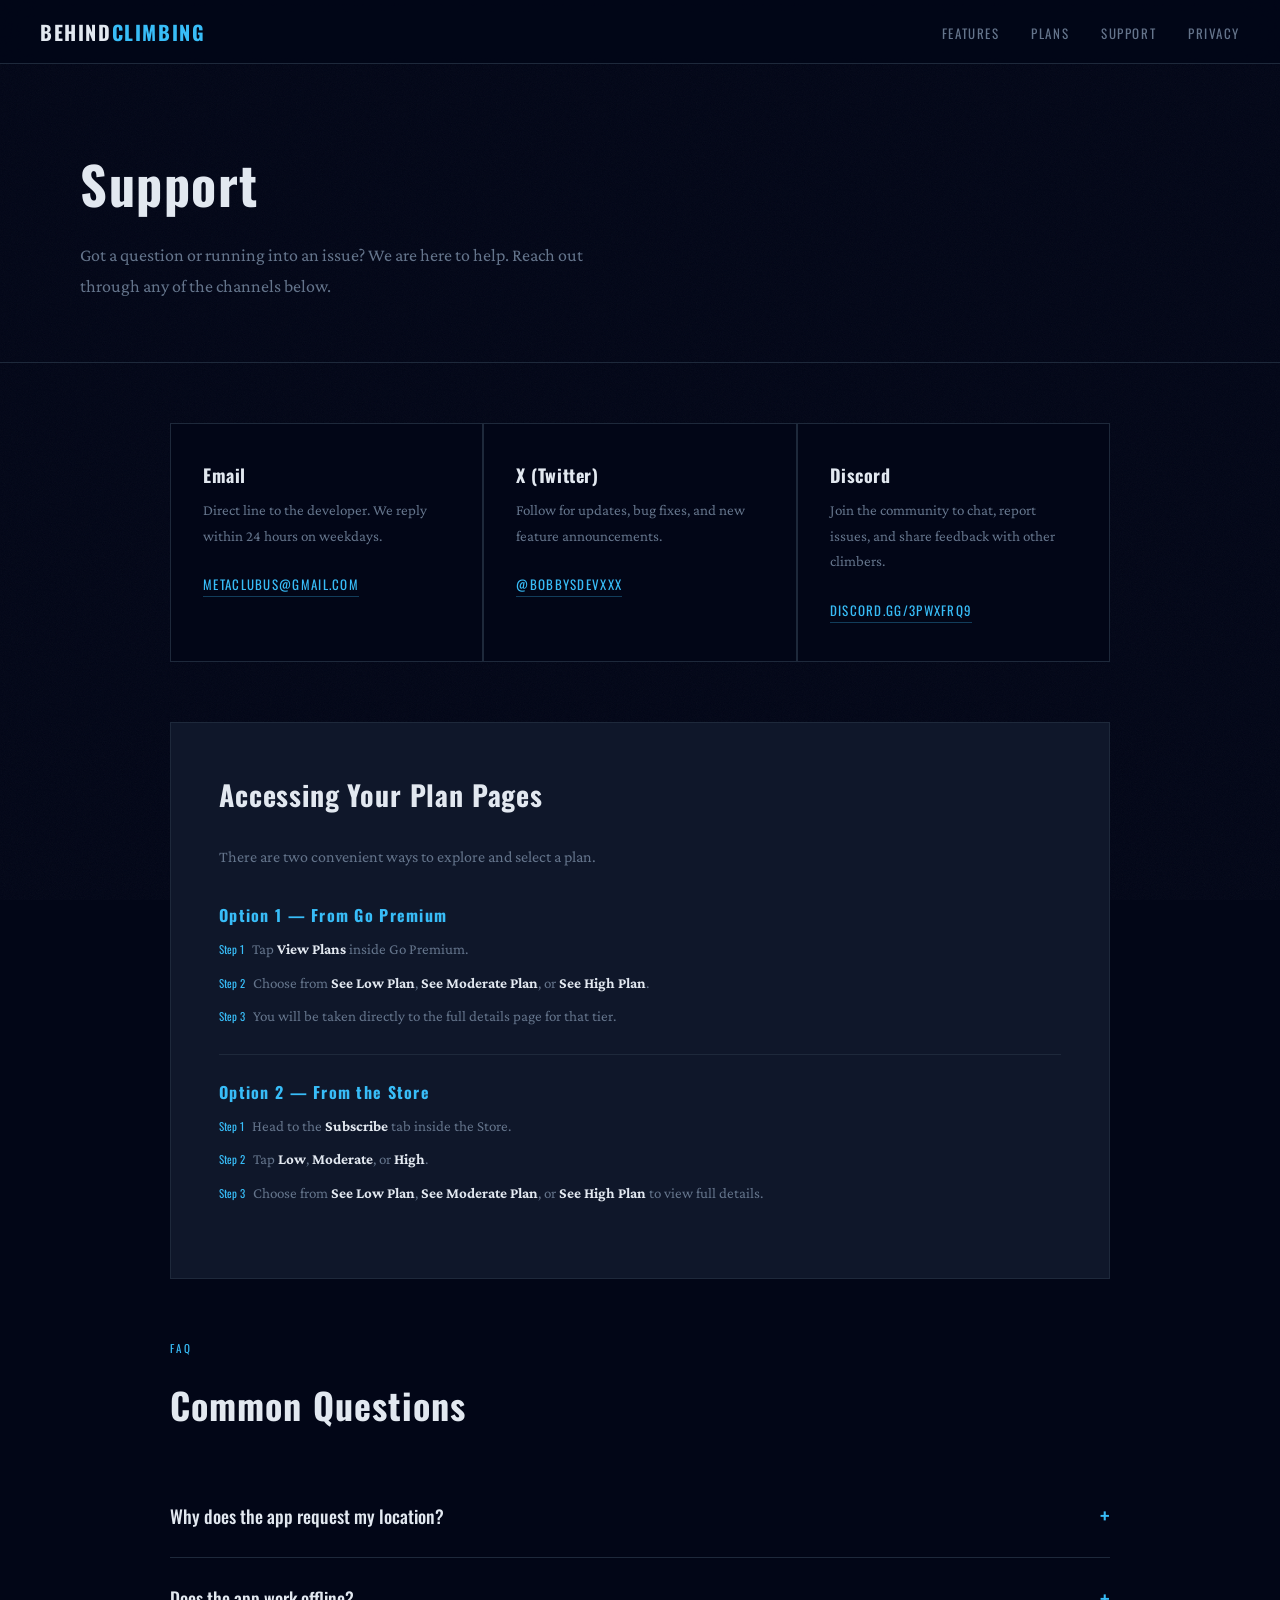
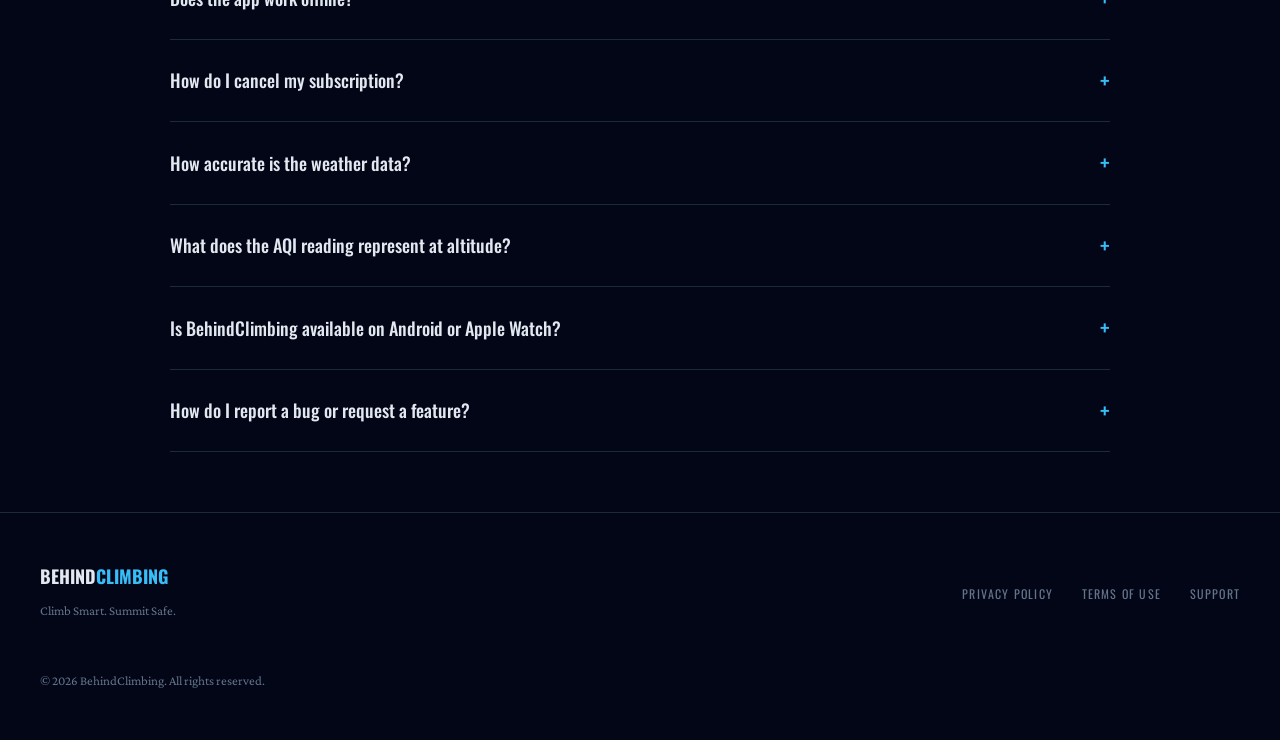
<file: support.html>
<!DOCTYPE html>
<html lang="en">
<head>
  <meta charset="UTF-8">
  <meta name="viewport" content="width=device-width, initial-scale=1.0">
  <title>Support — BehindClimbing</title>
  <meta name="description" content="Support, FAQ, and contact information for the BehindClimbing iOS app.">
  <link rel="stylesheet" href="style.css">
  <style>
    .support-hero {
      padding: 140px 80px 60px;
      border-bottom: 1px solid var(--panel);
    }
    .support-hero h1 { font-size: 52px; margin-bottom: 12px; }
    .support-hero p { font-size: 18px; color: var(--muted); max-width: 520px; }

    .support-body { padding: 60px 80px; max-width: 1100px; margin: 0 auto; }

    /* Contact cards */
    .contact-grid {
      display: grid; grid-template-columns: repeat(3, 1fr); gap: 2px;
      background: var(--panel); border: 1px solid var(--panel);
      margin-bottom: 60px;
    }
    .contact-card {
      background: var(--black); padding: 36px 32px;
      transition: background 0.2s;
    }
    .contact-card:hover { background: var(--dark); }
    .contact-card h3 {
      font-size: 18px; color: var(--text); margin-bottom: 8px;
    }
    .contact-card p { font-size: 15px; color: var(--muted); margin-bottom: 20px; }
    .contact-card a {
      font-family: 'Oswald', sans-serif;
      font-size: 13px; letter-spacing: 0.1em; text-transform: uppercase;
      color: var(--cyan); text-decoration: none; border-bottom: 1px solid rgba(56,189,248,0.3);
      padding-bottom: 2px;
    }
    .contact-card a:hover { border-color: var(--cyan); }

    /* FAQ */
    .faq-label {
      font-family: 'Oswald', sans-serif;
      font-size: 11px; letter-spacing: 0.22em; text-transform: uppercase;
      color: var(--cyan); margin-bottom: 16px;
    }
    .faq-title { font-size: 36px; color: var(--text); margin-bottom: 40px; }

    details {
      border-bottom: 1px solid var(--panel);
    }
    details summary {
      font-family: 'Oswald', sans-serif;
      font-size: 18px; font-weight: 500; color: var(--text);
      padding: 22px 0; cursor: pointer; list-style: none;
      display: flex; justify-content: space-between; align-items: center;
    }
    details summary::-webkit-details-marker { display: none; }
    details summary::after {
      content: '+'; font-size: 22px; color: var(--cyan);
      transition: transform 0.2s;
    }
    details[open] summary::after { content: '—'; }
    details .faq-answer {
      padding: 0 0 24px;
      font-size: 16px; color: var(--muted); line-height: 1.7;
    }
    details .faq-answer a { color: var(--cyan); }

    /* Plan access section */
    .plan-access {
      margin-top: 60px; padding: 48px;
      border: 1px solid var(--panel); background: var(--dark);
    }
    .plan-access h2 { font-size: 28px; color: var(--text); margin-bottom: 24px; }
    .access-option {
      padding: 24px 0; border-bottom: 1px solid var(--panel);
    }
    .access-option:last-child { border-bottom: none; }
    .access-option h3 {
      font-size: 16px; color: var(--cyan); margin-bottom: 8px;
      font-family: 'Oswald', sans-serif; letter-spacing: 0.08em;
    }
    .access-option p { font-size: 15px; color: var(--muted); }
    .access-option .step {
      display: flex; gap: 8px; align-items: flex-start; margin-top: 8px;
    }
    .access-option .step span {
      font-family: 'Oswald', sans-serif;
      font-size: 11px; color: var(--cyan); padding-top: 3px; white-space: nowrap;
    }

    @media (max-width: 900px) {
      .support-hero { padding: 100px 24px 40px; }
      .support-hero h1 { font-size: 36px; }
      .support-body { padding: 40px 24px; }
      .contact-grid { grid-template-columns: 1fr; }
      .plan-access { padding: 28px 20px; }
    }
  </style>
</head>
<body>

<nav class="site-nav">
  <a href="index.html" class="logo">BEHIND<span>CLIMBING</span></a>
  <ul>
    <li><a href="index.html#features">Features</a></li>
    <li><a href="index.html#plans">Plans</a></li>
    <li><a href="support.html">Support</a></li>
    <li><a href="privacy-policy.html">Privacy</a></li>
  </ul>
</nav>

<div class="support-hero">
  <h1>Support</h1>
  <p>Got a question or running into an issue? We are here to help. Reach out through any of the channels below.</p>
</div>

<div class="support-body">

  <!-- Contact -->
  <div class="contact-grid">
    <div class="contact-card">
      <h3>Email</h3>
      <p>Direct line to the developer. We reply within 24 hours on weekdays.</p>
      <a href="mailto:metaclubus@gmail.com">metaclubus@gmail.com</a>
    </div>
    <div class="contact-card">
      <h3>X (Twitter)</h3>
      <p>Follow for updates, bug fixes, and new feature announcements.</p>
      <a href="https://x.com/BobbysDevxxx" target="_blank">@BobbysDevxxx</a>
    </div>
    <div class="contact-card">
      <h3>Discord</h3>
      <p>Join the community to chat, report issues, and share feedback with other climbers.</p>
      <a href="https://discord.gg/3pwXFRq9" target="_blank">discord.gg/3pwXFRq9</a>
    </div>
  </div>

  <!-- Plan Access Guide -->
  <div class="plan-access">
    <h2>Accessing Your Plan Pages</h2>
    <p style="color:var(--muted);font-size:16px;margin-bottom:8px;">There are two convenient ways to explore and select a plan.</p>

    <div class="access-option">
      <h3>Option 1 — From Go Premium</h3>
      <div class="step"><span>Step 1</span><p>Tap <strong style="color:var(--text);">View Plans</strong> inside Go Premium.</p></div>
      <div class="step"><span>Step 2</span><p>Choose from <strong style="color:var(--text);">See Low Plan</strong>, <strong style="color:var(--text);">See Moderate Plan</strong>, or <strong style="color:var(--text);">See High Plan</strong>.</p></div>
      <div class="step"><span>Step 3</span><p>You will be taken directly to the full details page for that tier.</p></div>
    </div>

    <div class="access-option">
      <h3>Option 2 — From the Store</h3>
      <div class="step"><span>Step 1</span><p>Head to the <strong style="color:var(--text);">Subscribe</strong> tab inside the Store.</p></div>
      <div class="step"><span>Step 2</span><p>Tap <strong style="color:var(--text);">Low</strong>, <strong style="color:var(--text);">Moderate</strong>, or <strong style="color:var(--text);">High</strong>.</p></div>
      <div class="step"><span>Step 3</span><p>Choose from <strong style="color:var(--text);">See Low Plan</strong>, <strong style="color:var(--text);">See Moderate Plan</strong>, or <strong style="color:var(--text);">See High Plan</strong> to view full details.</p></div>
    </div>
  </div>

  <!-- FAQ -->
  <div style="margin-top:60px;">
    <p class="faq-label">FAQ</p>
    <h2 class="faq-title">Common Questions</h2>

    <details>
      <summary>Why does the app request my location?</summary>
      <div class="faq-answer">BehindClimbing uses your location to provide elevation-accurate AQI readings, find nearby safe places such as shelters and water sources, and generate position-aware weather forecasts. Location is only accessed while the app is open and is never stored on any server we operate.</div>
    </details>

    <details>
      <summary>Does the app work offline?</summary>
      <div class="faq-answer">Weather and radar data requires an active connection to retrieve from Apple WeatherKit. Safe place data and map tiles may be partially cached by the system. For climbing in areas with no connectivity, we recommend reviewing conditions before your approach.</div>
    </details>

    <details>
      <summary>How do I cancel my subscription?</summary>
      <div class="faq-answer">Open the Settings app on your iPhone, tap your Apple ID at the top, go to Subscriptions, and select BehindClimbing. From there you can cancel or change your plan. Cancellations take effect at the end of the current billing period.</div>
    </details>

    <details>
      <summary>How accurate is the weather data?</summary>
      <div class="faq-answer">Weather data is provided by Apple WeatherKit, which sources from professional meteorological networks. Accuracy varies by location and elevation. Mountain weather can change rapidly — always treat the app's forecast as one input among many, not as the sole basis for a go or no-go decision.</div>
    </details>

    <details>
      <summary>What does the AQI reading represent at altitude?</summary>
      <div class="faq-answer">The Air Quality Index displayed in BehindClimbing reflects available air quality monitoring data interpolated for your current elevation. At very high altitudes, ground-level monitoring stations may be sparse. The reading is best used as a directional indicator rather than a precise measurement at extreme elevations.</div>
    </details>

    <details>
      <summary>Is BehindClimbing available on Android or Apple Watch?</summary>
      <div class="faq-answer">BehindClimbing is currently available exclusively on iOS 26 and later. Android and watchOS versions are not available at this time.</div>
    </details>

    <details>
      <summary>How do I report a bug or request a feature?</summary>
      <div class="faq-answer">Email us at <a href="mailto:metaclubus@gmail.com">metaclubus@gmail.com</a> or open a thread in our <a href="https://discord.gg/3pwXFRq9" target="_blank">Discord server</a>. We read every report and feature request.</div>
    </details>
  </div>
</div>

<footer class="site-footer">
  <div>
    <div class="logo">BEHIND<span>CLIMBING</span></div>
    <p style="margin-top:8px;">Climb Smart. Summit Safe.</p>
  </div>
  <nav>
    <a href="privacy-policy.html">Privacy Policy</a>
    <a href="terms-of-use.html">Terms of Use</a>
    <a href="support.html">Support</a>
  </nav>
  <p style="width:100%;margin-top:24px;font-size:13px;color:var(--muted);">&copy; 2026 BehindClimbing. All rights reserved.</p>
</footer>

</body>
</html>
</file>
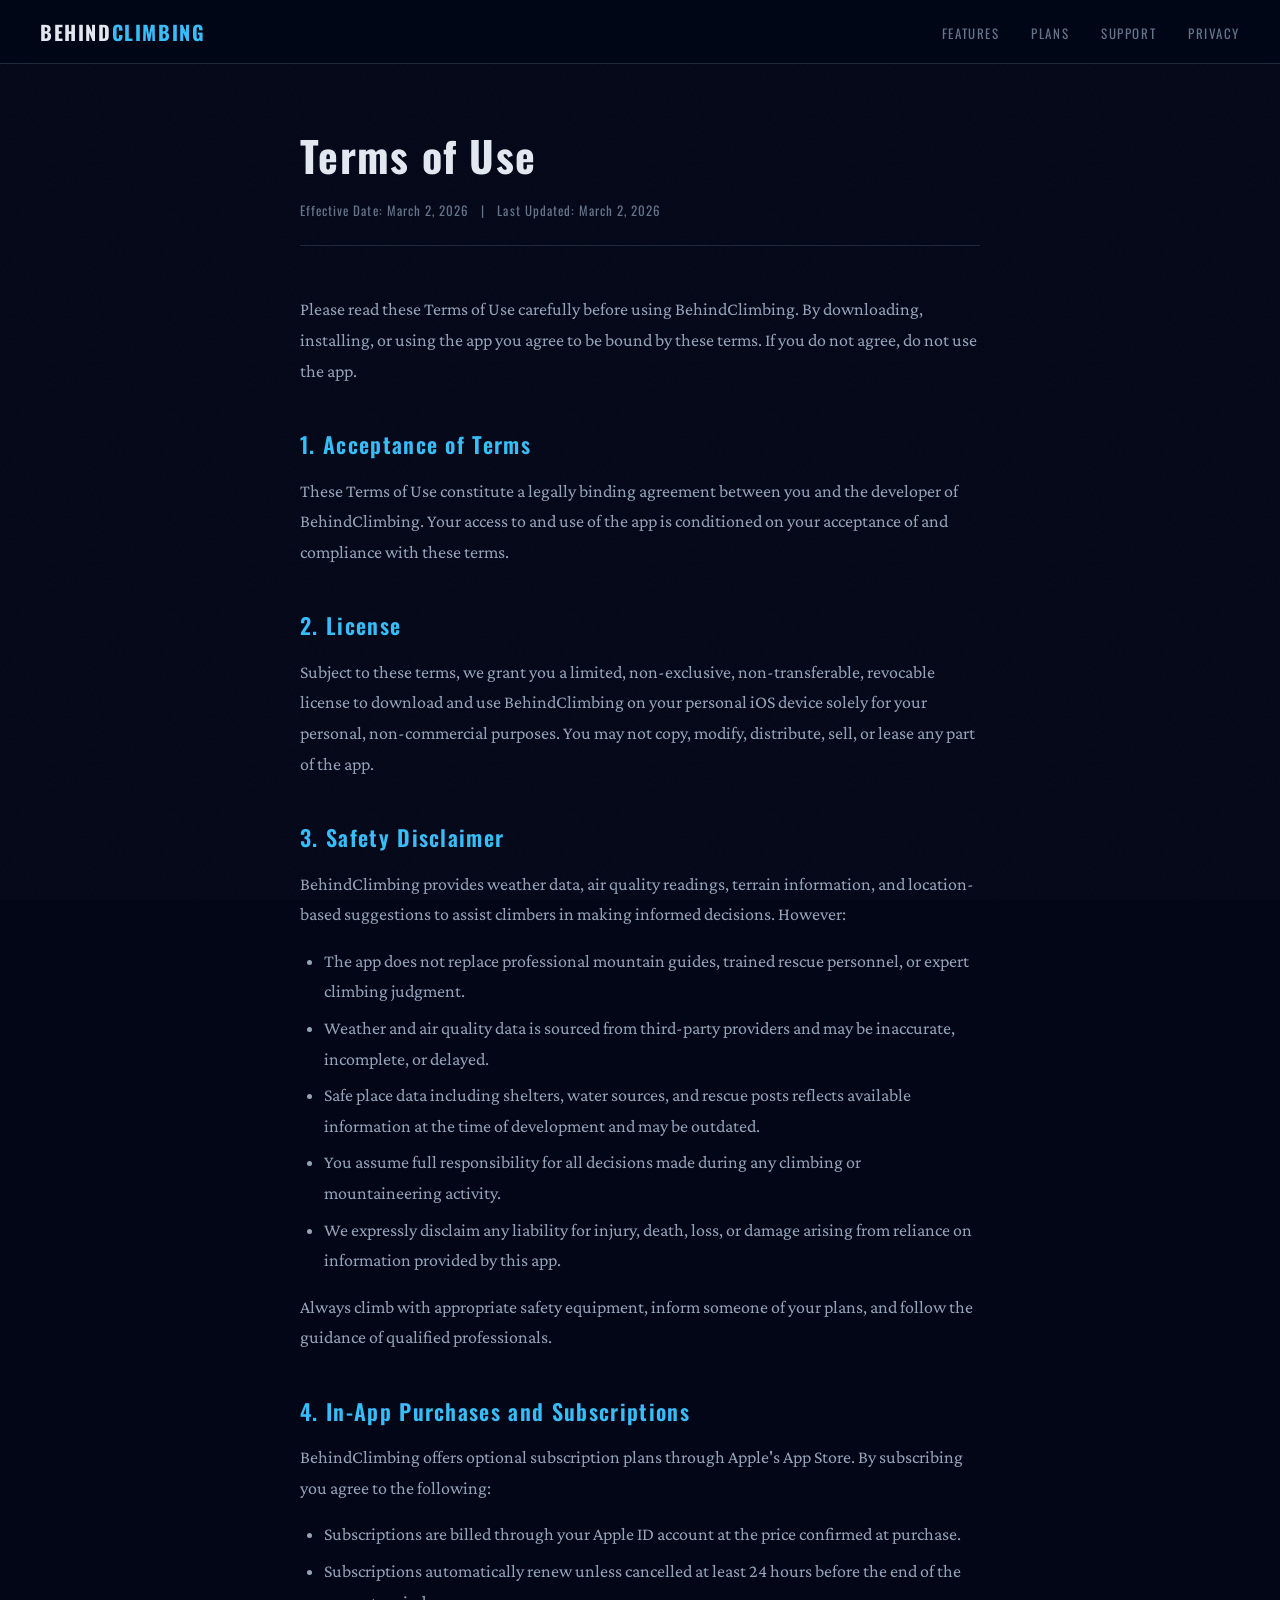
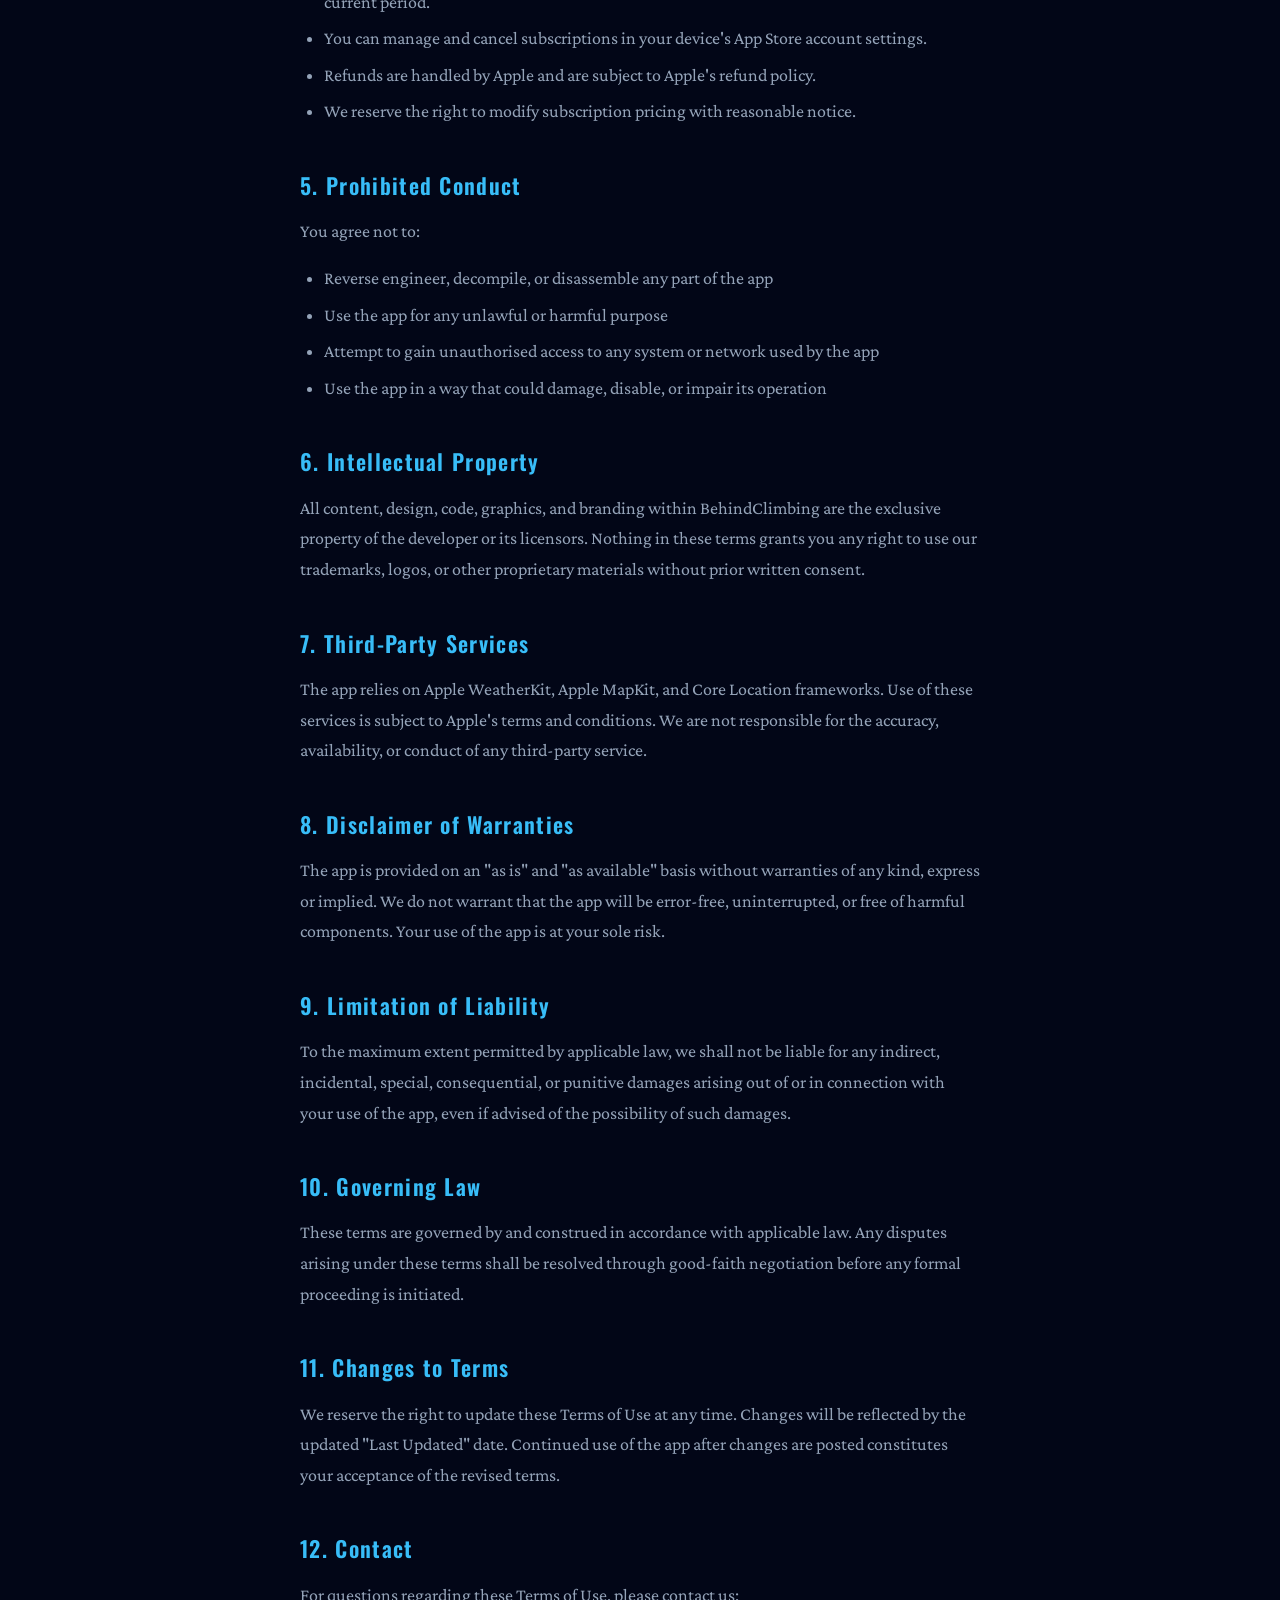
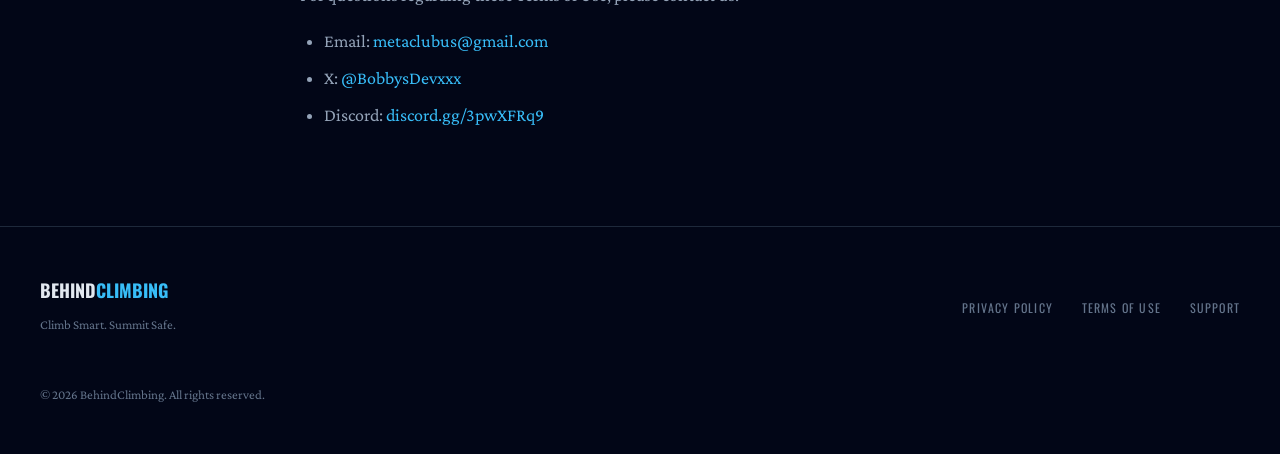
<file: terms-of-use.html>
<!DOCTYPE html>
<html lang="en">
<head>
  <meta charset="UTF-8">
  <meta name="viewport" content="width=device-width, initial-scale=1.0">
  <title>Terms of Use — BehindClimbing</title>
  <meta name="description" content="Terms of Use for the BehindClimbing iOS application.">
  <link rel="stylesheet" href="style.css">
</head>
<body>

<nav class="site-nav">
  <a href="index.html" class="logo">BEHIND<span>CLIMBING</span></a>
  <ul>
    <li><a href="index.html#features">Features</a></li>
    <li><a href="index.html#plans">Plans</a></li>
    <li><a href="support.html">Support</a></li>
    <li><a href="privacy-policy.html">Privacy</a></li>
  </ul>
</nav>

<main class="doc-page">
  <h1>Terms of Use</h1>
  <p class="doc-meta">Effective Date: March 2, 2026 &nbsp;&nbsp;|&nbsp;&nbsp; Last Updated: March 2, 2026</p>

  <p>Please read these Terms of Use carefully before using BehindClimbing. By downloading, installing, or using the app you agree to be bound by these terms. If you do not agree, do not use the app.</p>

  <h2>1. Acceptance of Terms</h2>
  <p>These Terms of Use constitute a legally binding agreement between you and the developer of BehindClimbing. Your access to and use of the app is conditioned on your acceptance of and compliance with these terms.</p>

  <h2>2. License</h2>
  <p>Subject to these terms, we grant you a limited, non-exclusive, non-transferable, revocable license to download and use BehindClimbing on your personal iOS device solely for your personal, non-commercial purposes. You may not copy, modify, distribute, sell, or lease any part of the app.</p>

  <h2>3. Safety Disclaimer</h2>
  <p>BehindClimbing provides weather data, air quality readings, terrain information, and location-based suggestions to assist climbers in making informed decisions. However:</p>
  <ul>
    <li>The app does not replace professional mountain guides, trained rescue personnel, or expert climbing judgment.</li>
    <li>Weather and air quality data is sourced from third-party providers and may be inaccurate, incomplete, or delayed.</li>
    <li>Safe place data including shelters, water sources, and rescue posts reflects available information at the time of development and may be outdated.</li>
    <li>You assume full responsibility for all decisions made during any climbing or mountaineering activity.</li>
    <li>We expressly disclaim any liability for injury, death, loss, or damage arising from reliance on information provided by this app.</li>
  </ul>
  <p>Always climb with appropriate safety equipment, inform someone of your plans, and follow the guidance of qualified professionals.</p>

  <h2>4. In-App Purchases and Subscriptions</h2>
  <p>BehindClimbing offers optional subscription plans through Apple's App Store. By subscribing you agree to the following:</p>
  <ul>
    <li>Subscriptions are billed through your Apple ID account at the price confirmed at purchase.</li>
    <li>Subscriptions automatically renew unless cancelled at least 24 hours before the end of the current period.</li>
    <li>You can manage and cancel subscriptions in your device's App Store account settings.</li>
    <li>Refunds are handled by Apple and are subject to Apple's refund policy.</li>
    <li>We reserve the right to modify subscription pricing with reasonable notice.</li>
  </ul>

  <h2>5. Prohibited Conduct</h2>
  <p>You agree not to:</p>
  <ul>
    <li>Reverse engineer, decompile, or disassemble any part of the app</li>
    <li>Use the app for any unlawful or harmful purpose</li>
    <li>Attempt to gain unauthorised access to any system or network used by the app</li>
    <li>Use the app in a way that could damage, disable, or impair its operation</li>
  </ul>

  <h2>6. Intellectual Property</h2>
  <p>All content, design, code, graphics, and branding within BehindClimbing are the exclusive property of the developer or its licensors. Nothing in these terms grants you any right to use our trademarks, logos, or other proprietary materials without prior written consent.</p>

  <h2>7. Third-Party Services</h2>
  <p>The app relies on Apple WeatherKit, Apple MapKit, and Core Location frameworks. Use of these services is subject to Apple's terms and conditions. We are not responsible for the accuracy, availability, or conduct of any third-party service.</p>

  <h2>8. Disclaimer of Warranties</h2>
  <p>The app is provided on an "as is" and "as available" basis without warranties of any kind, express or implied. We do not warrant that the app will be error-free, uninterrupted, or free of harmful components. Your use of the app is at your sole risk.</p>

  <h2>9. Limitation of Liability</h2>
  <p>To the maximum extent permitted by applicable law, we shall not be liable for any indirect, incidental, special, consequential, or punitive damages arising out of or in connection with your use of the app, even if advised of the possibility of such damages.</p>

  <h2>10. Governing Law</h2>
  <p>These terms are governed by and construed in accordance with applicable law. Any disputes arising under these terms shall be resolved through good-faith negotiation before any formal proceeding is initiated.</p>

  <h2>11. Changes to Terms</h2>
  <p>We reserve the right to update these Terms of Use at any time. Changes will be reflected by the updated "Last Updated" date. Continued use of the app after changes are posted constitutes your acceptance of the revised terms.</p>

  <h2>12. Contact</h2>
  <p>For questions regarding these Terms of Use, please contact us:</p>
  <ul>
    <li>Email: <a href="mailto:metaclubus@gmail.com">metaclubus@gmail.com</a></li>
    <li>X: <a href="https://x.com/BobbysDevxxx" target="_blank">@BobbysDevxxx</a></li>
    <li>Discord: <a href="https://discord.gg/3pwXFRq9" target="_blank">discord.gg/3pwXFRq9</a></li>
  </ul>
</main>

<footer class="site-footer">
  <div>
    <div class="logo">BEHIND<span>CLIMBING</span></div>
    <p style="margin-top:8px;">Climb Smart. Summit Safe.</p>
  </div>
  <nav>
    <a href="privacy-policy.html">Privacy Policy</a>
    <a href="terms-of-use.html">Terms of Use</a>
    <a href="support.html">Support</a>
  </nav>
  <p style="width:100%;margin-top:24px;font-size:13px;color:var(--muted);">&copy; 2026 BehindClimbing. All rights reserved.</p>
</footer>

</body>
</html>
</file>
<file: style.css>
@import url('https://fonts.googleapis.com/css2?family=Oswald:wght@300;400;500;600;700&family=Crimson+Pro:ital,wght@0,300;0,400;0,600;1,300;1,400&display=swap');

:root {
  --black:   #020617;
  --dark:    #0f172a;
  --panel:   #1e293b;
  --border:  #334155;
  --cyan:    #38bdf8;
  --cyan2:   #0ea5e9;
  --green:   #4ade80;
  --red:     #f43f5e;
  --yellow:  #facc15;
  --text:    #e2e8f0;
  --muted:   #64748b;
  --subtle:  #94a3b8;
}

*, *::before, *::after { box-sizing: border-box; margin: 0; padding: 0; }

html { scroll-behavior: smooth; }

body {
  background: var(--black);
  color: var(--text);
  font-family: 'Crimson Pro', Georgia, serif;
  font-size: 18px;
  line-height: 1.7;
  min-height: 100vh;
}

h1, h2, h3, h4, h5, nav, .label, .tag, button, .btn {
  font-family: 'Oswald', sans-serif;
  letter-spacing: 0.03em;
}

a { color: var(--cyan); text-decoration: none; }
a:hover { text-decoration: underline; }

/* ── Shared nav ── */
.site-nav {
  position: fixed; top: 0; left: 0; right: 0; z-index: 100;
  display: flex; align-items: center; justify-content: space-between;
  padding: 0 40px;
  height: 64px;
  background: rgba(2,6,23,0.88);
  backdrop-filter: blur(20px);
  border-bottom: 1px solid var(--panel);
}
.site-nav .logo {
  font-family: 'Oswald', sans-serif;
  font-size: 20px; font-weight: 700;
  color: var(--text); letter-spacing: 0.08em;
}
.site-nav .logo span { color: var(--cyan); }
.site-nav ul { list-style: none; display: flex; gap: 32px; }
.site-nav ul a {
  font-family: 'Oswald', sans-serif;
  font-size: 13px; letter-spacing: 0.12em;
  color: var(--muted); text-transform: uppercase;
  transition: color 0.2s;
}
.site-nav ul a:hover { color: var(--cyan); text-decoration: none; }

/* ── Shared footer ── */
.site-footer {
  border-top: 1px solid var(--panel);
  padding: 48px 40px;
  display: flex; flex-wrap: wrap;
  justify-content: space-between; align-items: center;
  gap: 24px;
}
.site-footer .logo {
  font-family: 'Oswald', sans-serif;
  font-size: 18px; font-weight: 700;
  color: var(--text);
}
.site-footer .logo span { color: var(--cyan); }
.site-footer p { font-size: 13px; color: var(--muted); }
.site-footer nav a {
  font-family: 'Oswald', sans-serif;
  font-size: 12px; letter-spacing: 0.1em;
  color: var(--muted); text-transform: uppercase; margin-left: 24px;
}
.site-footer nav a:hover { color: var(--cyan); }

/* ── Buttons ── */
.btn {
  display: inline-flex; align-items: center; gap: 8px;
  padding: 14px 32px; border-radius: 4px;
  font-size: 14px; font-weight: 600; letter-spacing: 0.1em;
  text-transform: uppercase; cursor: pointer;
  border: none; transition: all 0.2s; text-decoration: none;
}
.btn-primary {
  background: var(--cyan); color: var(--black);
}
.btn-primary:hover { background: var(--cyan2); text-decoration: none; color: var(--black); }
.btn-ghost {
  background: transparent; color: var(--cyan);
  border: 1px solid var(--cyan);
}
.btn-ghost:hover { background: rgba(56,189,248,0.08); text-decoration: none; }

/* ── Noise overlay ── */
body::before {
  content: '';
  position: fixed; inset: 0; z-index: -1; pointer-events: none;
  opacity: 0.04;
  background-image: url("data:image/svg+xml,%3Csvg viewBox='0 0 256 256' xmlns='http://www.w3.org/2000/svg'%3E%3Cfilter id='n'%3E%3CfeTurbulence type='fractalNoise' baseFrequency='0.9' numOctaves='4' stitchTiles='stitch'/%3E%3C/filter%3E%3Crect width='100%25' height='100%25' filter='url(%23n)'/%3E%3C/svg%3E");
  background-size: 200px;
}

/* ── Doc page (privacy, terms, support) ── */
.doc-page {
  max-width: 760px; margin: 0 auto;
  padding: 120px 40px 80px;
}
.doc-page h1 {
  font-size: 42px; font-weight: 700;
  color: var(--text); margin-bottom: 8px;
}
.doc-page .doc-meta {
  font-size: 13px; color: var(--muted);
  font-family: 'Oswald', sans-serif; letter-spacing: 0.08em;
  margin-bottom: 48px; padding-bottom: 24px;
  border-bottom: 1px solid var(--panel);
}
.doc-page h2 {
  font-size: 22px; font-weight: 600;
  color: var(--cyan); margin: 40px 0 12px;
  letter-spacing: 0.06em;
}
.doc-page p { color: var(--subtle); margin-bottom: 16px; }
.doc-page ul { color: var(--subtle); padding-left: 24px; margin-bottom: 16px; }
.doc-page ul li { margin-bottom: 6px; }
.doc-page a { color: var(--cyan); }

@media (max-width: 640px) {
  .site-nav { padding: 0 20px; }
  .site-nav ul { display: none; }
  .doc-page { padding: 100px 20px 60px; }
  .site-footer { padding: 40px 20px; flex-direction: column; align-items: flex-start; }
  .site-footer nav { margin-top: 16px; }
  .site-footer nav a { margin-left: 0; margin-right: 20px; }
}
</file>
